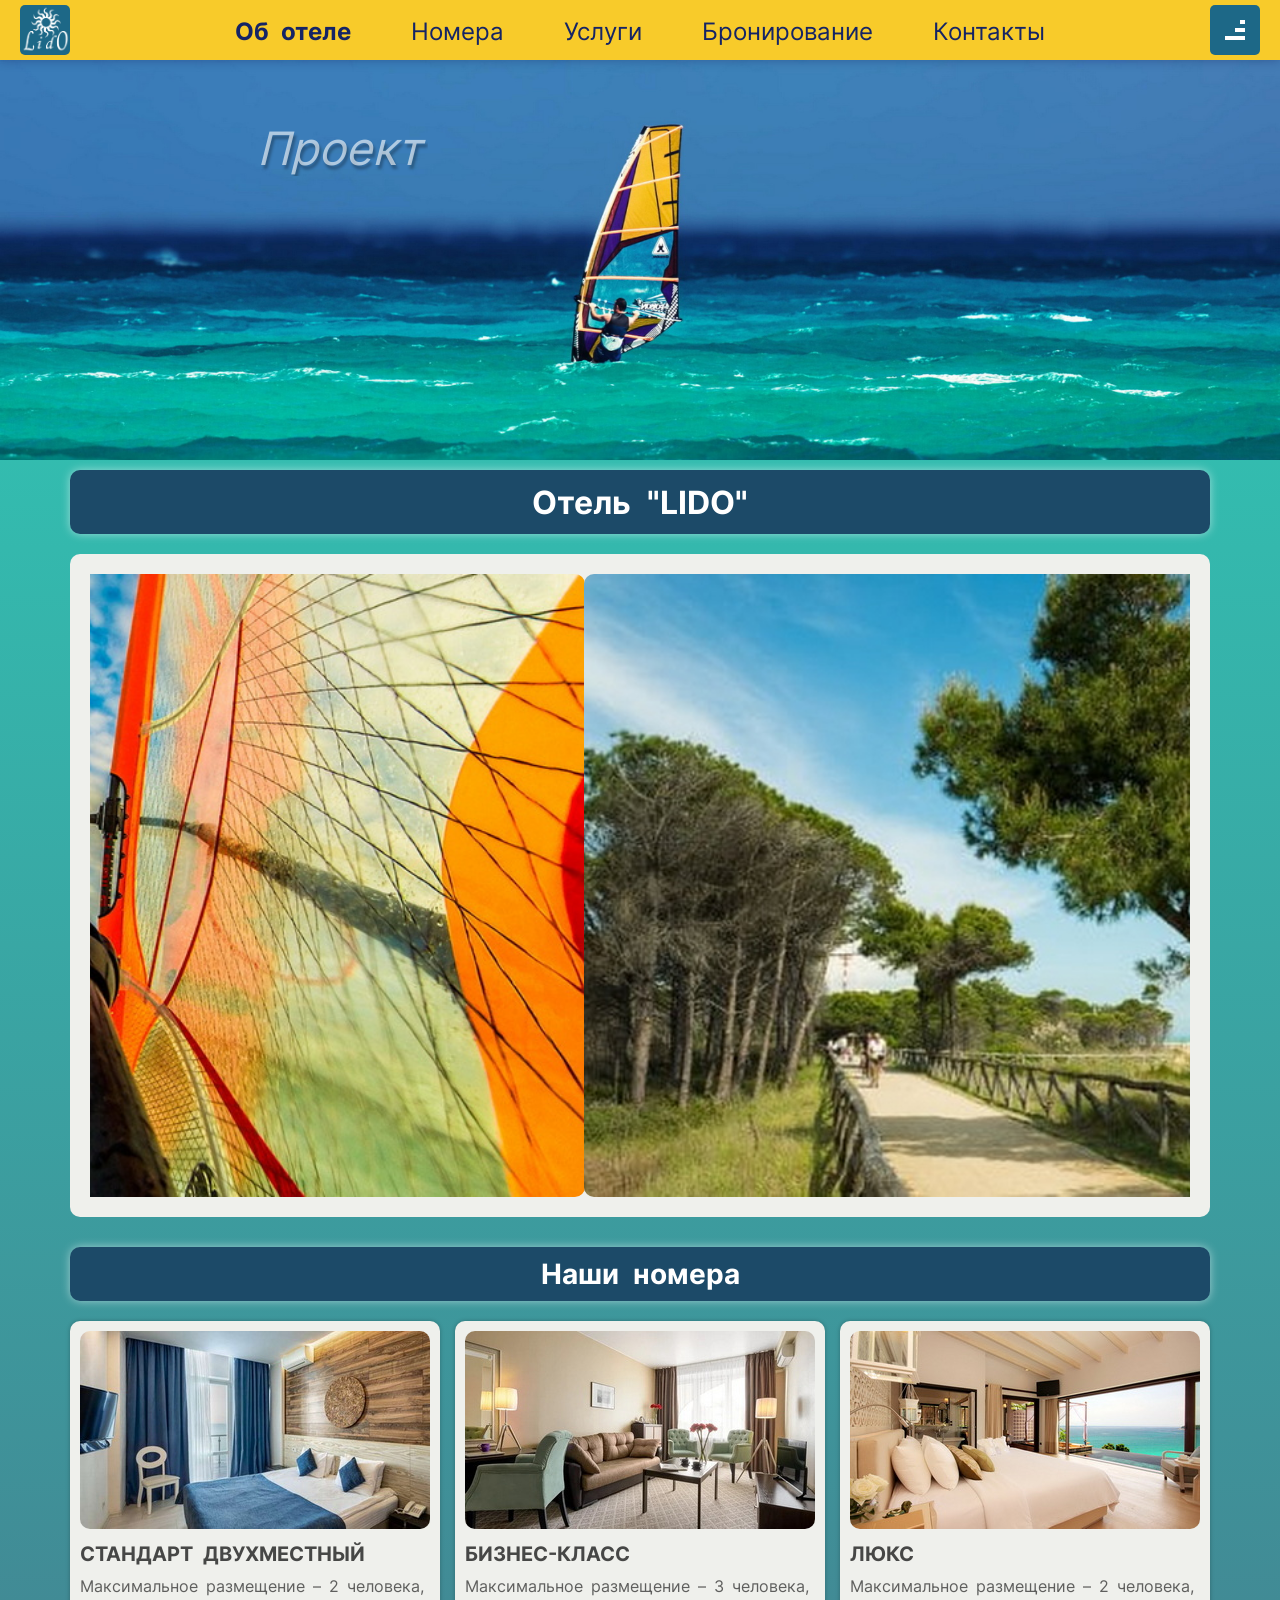
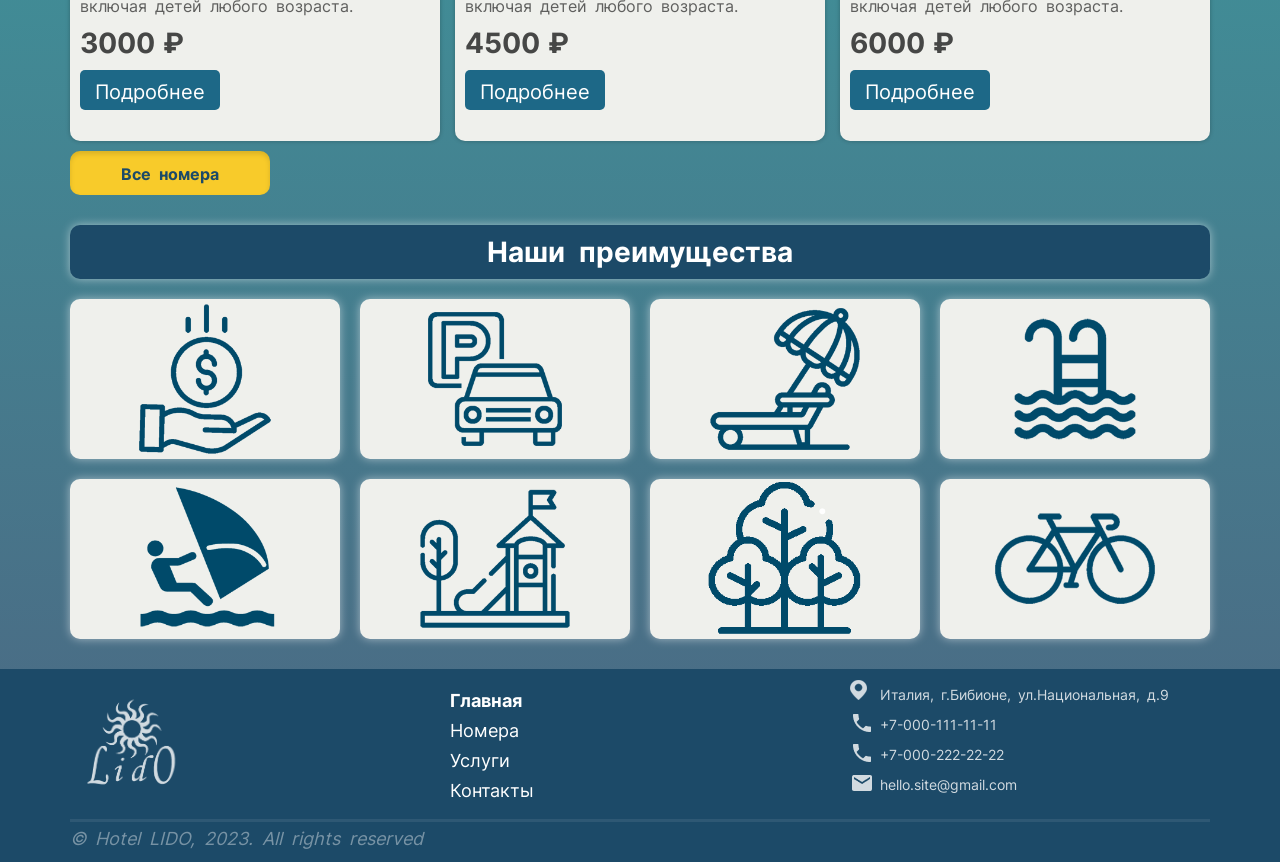
<file: index.html>
﻿<!DOCTYPE html>
<html lang="ru">
	<head>
		<title>Отель LIDO Главная</title>
		
		<meta charset="utf-8">
		<meta name="viewport" content="width=device-width, initial-scale=1.0">
		
		<link rel="stylesheet" href="css/style.css">
		
		<script defer src="js/jquery-3.7.0.min.js"></script>
        <script defer src="js/slider.js"></script>
		<script defer src="js/main.js"></script>
	</head>
	
	<body>
		<header>
			<div class="top">
				<a class="logo" href="index.html"></a>
				<nav class="topmenu">
					<a class="home current" href="index.html">Об отеле</a>
					<a class="rooms" href="rooms.html">Номера</a>
					<a class="services" href="services.html">Услуги</a>
					<a class="order" href="booking.html">Бронирование</a>
					<a class="contacts" href="contacts.html">Контакты</a>
				</nav>
				<div class="gamb"><span></span></div>
				<nav class="menu_accord">
					<ul>
						<li><a class="home current" href="index.html">Об отеле</a></li>
						<li><a class="rooms" href="rooms.html">Номера</a></li>
						<li><a class="services" href="services.html">Услуги</a></li>
						<li><a class="order" href="booking.html">Бронирование</a></li>
						<li><a class="contacts" href="contacts.html">Контакты</a></li>
					</ul>
				</nav>
			</div>
				
			<div class="middle">
				<div class="mid_wrap">
					<div>Проект</div>
					<div><span>"Отель LIDO"</span></div>
				</div>
			</div>
			<div class="booking"></div>
			
		</header>
		
		<main class="info">
			<section>
				<h1>Отель "LIDO"</h1>
				<p class="info_text"><b>Мы рады приветствовать Вас на сайте Отеля "LIDO"</b><br>Наш отель находится в сосновом лесу на берегу Адриатического моря всего в 300 м от пляжа.<br>
				Мы разделяем творческий взгляд на отдых.<br>В нашем отеле есть бассейн, прокат велосипедов и станция виндсерфинга.<br>Создавайте свой отдых, выбирая в нашем отеле то, что Вам по душе.<br>Разрешите себе быть здесь и сейчас.</p>
				
				<div class="slider" id="slider1" data-time="3000">
					<div class="sliderwindow">
						<img class="slide" src="images/serv/wind_830.jpg" alt="Windsurfing">
						<img class="slide" src="images/serv/sea_830.jpg" alt="Sea">
						<img class="slide" src="images/serv/beach_830.jpg" alt="Beach">
						<img class="slide" src="images/serv/lux_v_830.jpg" alt="Lux">
						<img class="slide" src="images/serv/house1_830.jpg" alt="House">
						<img class="slide" src="images/serv/house3_830.jpg" alt="House">
						<img class="slide" src="images/serv/house5_830.jpg" alt="House">
					</div>
					<div class="slidercontrols">
						<button type="button" class="prev">&#10094;</button>
						<button type="button" class="next">&#10095;</button>
						<div class="pointers"></div>
					</div>	
				</div>
            </section>
				
			<section class="info_room">
				<h2>Наши номера</h2>
					<div class="catalog_content">
						<div class="catalog_item">
							<img src="images/rooms/st_2p_350.jpg" alt="Standart_2person">
							<h4>СТАНДАРТ ДВУХМЕСТНЫЙ</h4>
							<p>Максимальное размещение – 2 человека, включая детей любого возраста.</p>
							<div class="price">3000</div>
							<a href="standart_2p.html">Подробнее</a>
						</div>
						<div class="catalog_item">
							<img src="images/rooms/business_350.jpg" alt="Business_3person">
							<h4>БИЗНЕС-КЛАСС</h4>
							<p>Максимальное размещение – 3 человека, включая детей любого возраста.</p>
							<div class="price">4500</div>
							<a href="business.html">Подробнее</a>
						</div>
						<div class="catalog_item">
							<img src="images/rooms/lux_v_350.jpg" alt="Lux_2person">
							<h4>ЛЮКС</h4>
							<p>Максимальное размещение – 2 человека, включая детей любого возраста.</p>
							<div class="price">6000</div>
							<a href="lux_v.html">Подробнее</a>
						</div>
						<div class="catalog_item">
						<img src="images/rooms/mansard_350.jpg" alt="Mansard_3person">
						<h4>КОМФОРТ МАНСАРДА</h4>
						<p>Максимальное размещение – 3 человека, включая детей любого возраста.</p>
						<div class="price">5000</div>
						<a href="comfort_mansard.html">Подробнее</a>
					</div>
					</div>
				<a class="info2" href="rooms.html">Все номера</a>
			</section>
			
			<section class="info_bottom">
				<h2>Наши преимущества</h2>
				<div class="ib_wrap">
					<div class="ib">
						<div class="ib11"></div>
						<div class="ib2">Мы предлагаем<br>нашим гостям<br>комфортные номера<br>по адекватным ценам</div>
					</div>
					<div class="ib">
						<div class="ib12"></div>
						<div class="ib2">Для наших гостей - бесплатная охраняемая парковка на территории отеля</div>
					</div>
					<div class="ib">
						<div class="ib13"></div>
						<div class="ib2">Собственный пляж всего в 300м от отеля, оборудованный лежаками и душем</div>
					</div>
					<div class="ib">
						<div class="ib14"></div>
						<div class="ib2">На территории отеля два бассейна:<br> -открытый бассейн с морской водой<br> -детский бассейн</div>
					</div>
					<div class="ib">
						<div class="ib15"></div>
						<div class="ib2">Собственная станция виндсерфинга:<br> -прокат инвентаря<br> -обучение</div>
					</div>
					<div class="ib">
						<div class="ib16"></div>
						<div class="ib2">Для детей:<br> -детские площадки<br> -детский бассейн<br> -анимация</div>
					</div>
					<div class="ib">
						<div class="ib17"></div>
						<div class="ib2">Прекрасная экология:<br>наш отель находится в сосновом лесу на берегу Адриатического моря</div>
					</div>
					<div class="ib">
						<div class="ib18"></div>
						<div class="ib2">К услугам наших гостей прокат велосипедов и другого спортивного инвентаря</div>
					</div>
					
				</div>
			</section>
        </main>
        
		<footer>
			<div class="container">
				<div class="futer_wrap">
					<div class="bottom1"></div>
					<nav class="bottom2">
						<a class="current" href="index.html">Главная</a>
						<a href="rooms.html">Номера</a>
						<a href="services.html">Услуги</a>
						<a href="contacts.html">Контакты</a>
					</nav>
					<ul class="bottom3">
						<li>Италия, г.Бибионе, ул.Национальная, д.9</li>
						<li>+7-000-111-11-11</li>
						<li>+7-000-222-22-22</li>
						<li>hello.site@gmail.com</li>
					</ul>
				</div>
				<p class="copy">&copy; Hotel LIDO, 2023. All rights reserved</p>
			</div>
		</footer>
	</body>
</html>
</file>
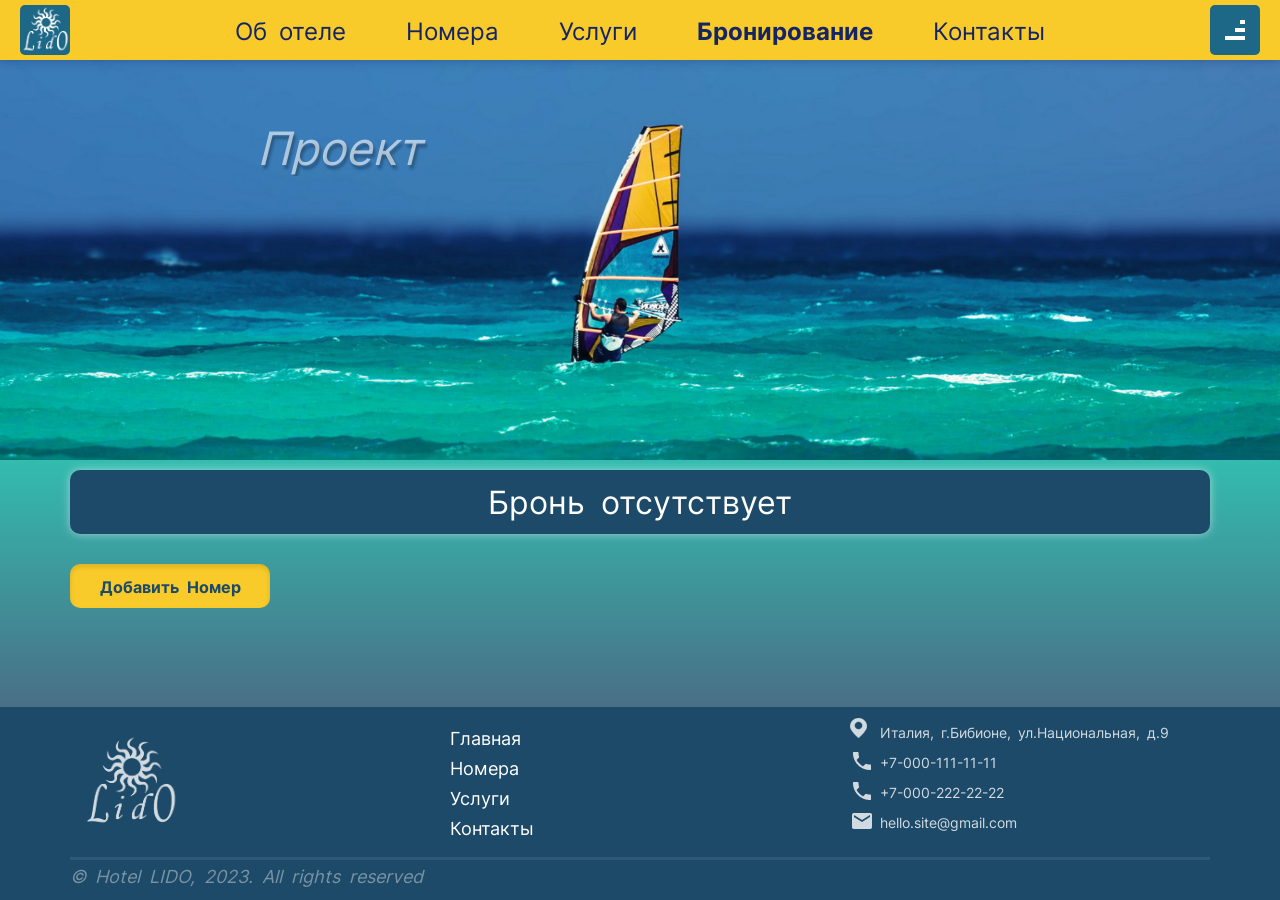
<file: booking.html>
﻿<!DOCTYPE html>
<html lang="ru">
	<head>
		<title>Отель LIDO Бронирование</title>
		<meta charset="utf-8">
		<meta name="viewport" content="width=device-width, initial-scale=1.0">
		
		<link rel="stylesheet" href="css/bootstrap.min.css">
		<link rel="stylesheet" href="css/style.css">
		
		<script defer src="js/jquery-3.7.0.min.js"></script>
		<script defer src="js/bootstrap.min.js"></script>
        <script defer src="js/datepicker.js"></script>
		<script defer src="js/main.js"></script>
	</head>
	
	<body>
		<header>
			<div class="top">
				<a class="logo" href="index.html"></a>
				<nav class="topmenu">
					<a class="home" href="index.html">Об отеле</a>
					<a class="rooms" href="rooms.html">Номера</a>
					<a class="services" href="services.html">Услуги</a>
					<a class="order current" href="booking.html">Бронирование</a>
					<a class="contacts" href="contacts.html">Контакты</a>
				</nav>
				<div class="gamb"><span></span></div>
				<nav class="menu_accord">
					<ul>
						<li><a class="home" href="index.html">Об отеле</a></li>
						<li><a class="rooms" href="rooms.html">Номера</a></li>
						<li><a class="services" href="services.html">Услуги</a></li>
						<li><a class="order current" href="booking.html">Бронирование</a></li>
						<li><a class="contacts" href="contacts.html">Контакты</a></li>
					</ul>
				</nav>
			</div>
				
			<div class="middle">
				<div class="mid_wrap">
					<div>Проект</div>
					<div><span>"Отель LIDO"</span></div>
				</div>
				
			</div>
			<div class="booking"></div>
		</header>


		<main class="order">
            <section>
                <h1>Детали бронирования</h1>
				<table class="table table-striped">
                    <thead>
                        <tr>
                           
                            <th scope="col" class="name">Номер</th>
                            <th scope="col" class="qty">Кол-во</th>
                            <th scope="col" class="price">Цена &#8381;</th>
							<th scope="col" class="date">Дата заезда</th>
							<th scope="col" class="night">Ночи</th>
                            <th scope="col" class="sum">Сумма &#8381;</th>
                            <th scope="col" class="delete"></th>
                        </tr>
                    </thead>
                    
                    <tbody>
                    </tbody>
                    
                    <tfoot>
                        <tr>
                            <th scope="col" class="allsum" colspan="7">
                                Итого:
                                <span></span>
                            </th>
                        </tr>
                    </tfoot>
                </table>
				<a href="rooms.html">Добавить Номер</a>
			</section>
            
            <section>
				<h2>Ваши контактные данные:</h2>
                <form name="orderform">
                    <div class="mb-3">
                        <label for="name" class="form-label">Ваше имя</label>
                        <input type="text" class="form-control" id="name" name="Имя" required placeholder="Анжелла">
                    </div>
                    <div class="mb-3">
                        <label for="mail" class="form-label">Ваша почта</label>
                        <input type="text" class="form-control" id="mail" name="E-mail" placeholder="myname@mail.ru" required >
                    </div>
                    <div class="mb-3">
                        <label for="phone" class="form-label">Ваш телефон</label>
                        <input type="tel" class="form-control" id="phone" name="Телефон" minlength="10" maxlength="15" placeholder="1112223344">
                    </div>
                    <div class="mb-3">
                        <label for="comm" class="form-label">Комментарий</label>
                        <textarea class="form-control" id="comm" name="comm" rows="3"></textarea>
                    </div>
                    <div class="mb-3 form-check">
                        <input type="checkbox" class="form-check-input" id="agree" name="agree" required>
                        <label class="form-check-label" for="agree">Согласен на обработку моих персональных данных</label>
                    </div>
                    <div class="mb-3">
                        <button type="button" class="btn btn-primary submit">Забронировать</button>
                    </div>
                </form>
            </section>
            
            <section class="empty">
                <h1>Бронь отсутствует</h1>
              	<a href="rooms.html">Добавить Номер</a>
            </section>
        </main>

		<footer>
			<div class="container">
				<div class="futer_wrap">
					<div class="bottom1"></div>
					<nav class="bottom2">
						<a href="index.html">Главная</a>
						<a href="rooms.html">Номера</a>
						<a href="services.html">Услуги</a>
						<a href="contacts.html">Контакты</a>
					</nav>
					<ul class="bottom3">
						<li>Италия, г.Бибионе, ул.Национальная, д.9</li>
						<li>+7-000-111-11-11</li>
						<li>+7-000-222-22-22</li>
						<li>hello.site@gmail.com</li>
					</ul>
				</div>
				<p class="copy">&copy; Hotel LIDO, 2023. All rights reserved</p>
			</div>
		</footer>
	</body>
</html>
</file>
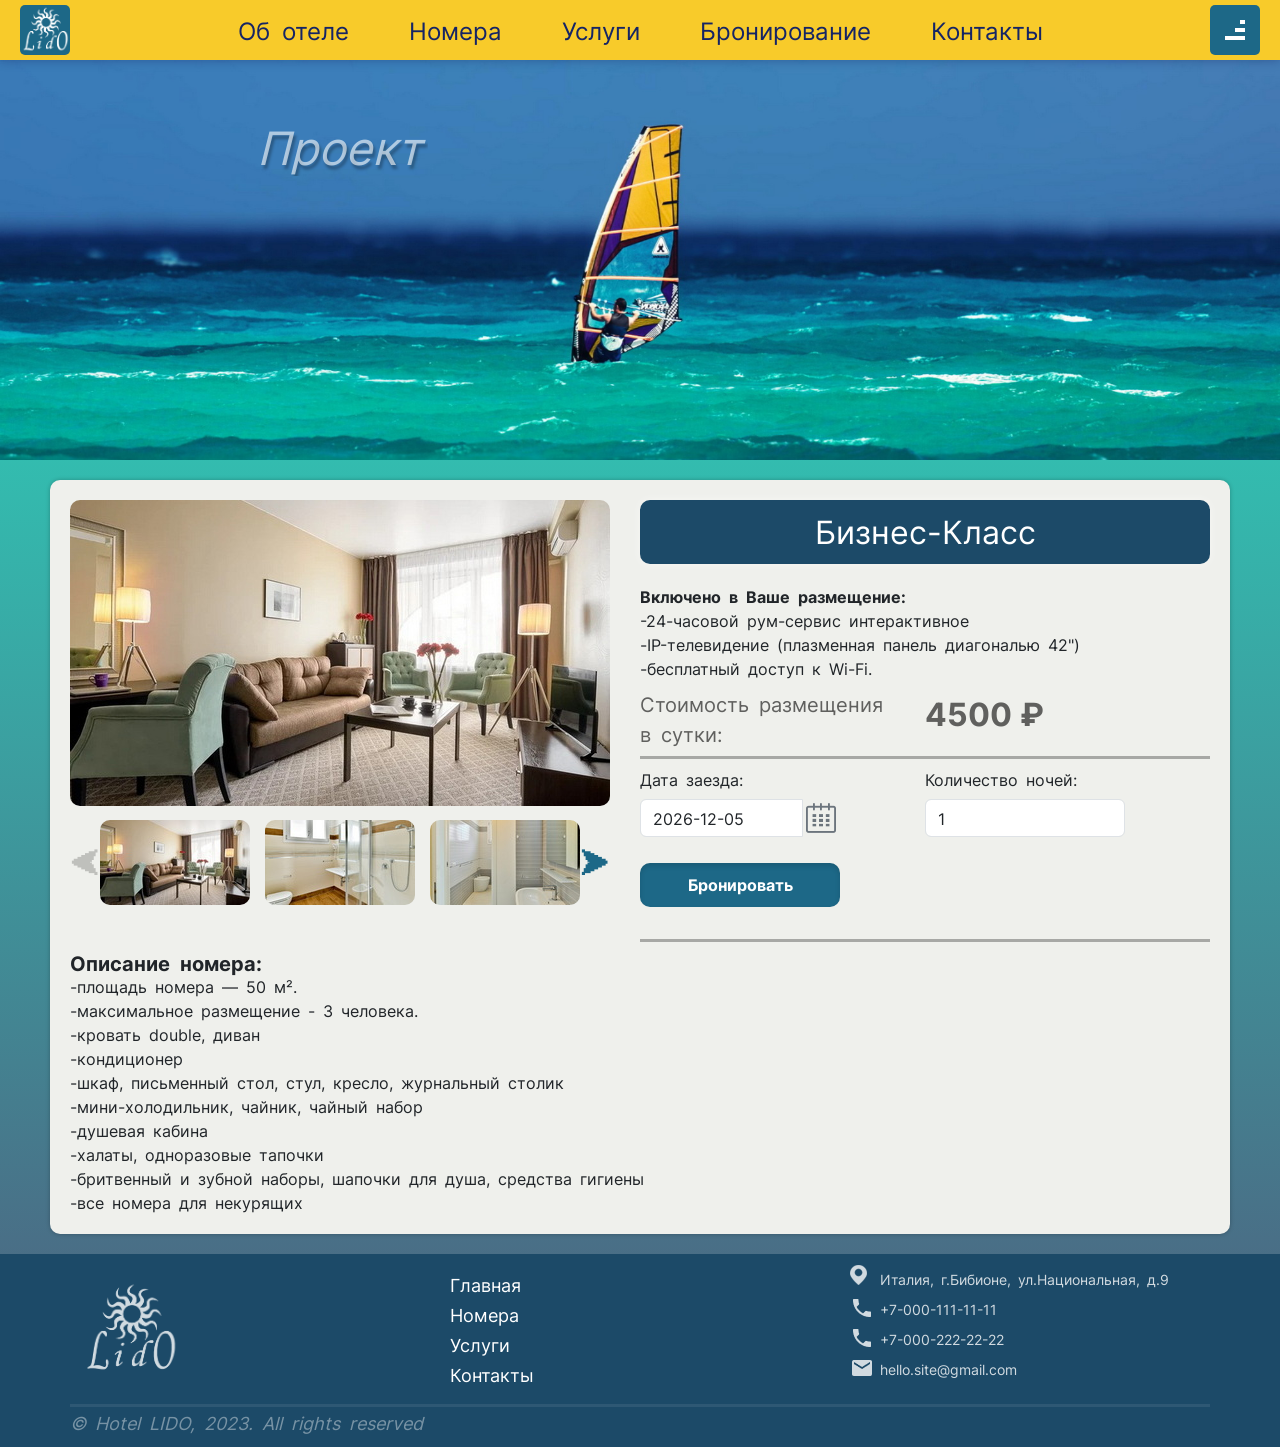
<file: business.html>
﻿<!DOCTYPE html>
<html lang="ru">
    <head>
        <title>LIDO Номер Бизнес</title>
        
        <meta charset="utf-8">
        <meta name="viewport" content="width=device-width, initial-scale=1.0">
		
		<link rel="stylesheet" href="css/bootstrap.min.css">
		<link rel="stylesheet" href="css/style.css">
		
		<script defer src="js/jquery-3.7.0.min.js"></script>
		<script defer src="js/bootstrap.min.js"></script>
        <script defer src="js/datepicker.js"></script>
		<script defer src="js/gallery.js"></script>
		<script defer src="js/main.js"></script>
    </head>
    
	<body>
		<header>
			<div class="top">
				<a class="logo" href="index.html"></a>
				<nav class="topmenu">
					<a class="home" href="index.html">Об отеле</a>
					<a class="rooms" href="rooms.html">Номера</a>
					<a class="services" href="services.html">Услуги</a>
					<a class="order" href="booking.html">Бронирование</a>
					<a class="contacts" href="contacts.html">Контакты</a>
				</nav>
				<div class="gamb"><span></span></div>
				<nav class="menu_accord">
					<ul>
						<li><a class="home" href="index.html">Об отеле</a></li>
						<li><a class="rooms" href="rooms.html">Номера</a></li>
						<li><a class="services" href="services.html">Услуги</a></li>
						<li><a class="order" href="booking.html">Бронирование</a></li>
						<li><a class="contacts" href="contacts.html">Контакты</a></li>
					</ul>
				</nav>
			</div>
				
			<div class="middle">
				<div class="mid_wrap">
					<div>Проект</div>
					<div><span>"Отель LIDO"</span></div>
				</div>
			</div>
			<div class="booking"></div>
			
		</header>
		
		<main class="room idroom" data-roomid="112">
            <section>
                <div class="pics">
                    <div class="mainimagedesk">
						<img src="images/rooms/business_540.jpg" alt="Business">
                    </div>
                    
                    <div class="gallery">
                        <div class="gal_btn left disabled">&#11164;</div>
                        
                        <div class="gal_window">
                            <div class="gal_rail">
 								<img src="images/rooms/business_150.jpg" alt="Business" data-image="images/rooms/business_540.jpg">
                                <img src="images/rooms/wc1_150.jpg" alt="Business" data-image="images/rooms/wc1_540.jpg">
                                <img src="images/rooms/wc2_150.jpg" alt="Business" data-image="images/rooms/wc2_540.jpg.jpg">
                                <img src="images/rooms/hause2_150.jpg" alt="Business" data-image="images/rooms/hause2_540.jpg">
                                <img src="images/rooms/hause1_150.jpg" alt="Business" data-image="images/rooms/hause1_540.jpg">
                                <img src="images/rooms/pool_150.jpg" alt="Business" data-image="images/rooms/pool_540.jpg">
							</div>
                        </div>
                        
                        <div class="gal_btn right">&#11166;</div>
                    </div>
                </div>
                
                <div class="buy">
                    <h1 class="roomname">Бизнес-Класс</h1>
                    <p><b>Включено в Ваше размещение:</b><br> -24-часовой рум-сервис интерактивное<br> -IP-телевидение (плазменная панель диагональю 42")<br> -бесплатный доступ к Wi-Fi.</p>
                    <div class="buy_wrap">
						<p>Стоимость размещения<br>в сутки:</p>
						<p class="price">4500</p>
					</div>
					
					 <form name="buyform" id="buyform">
						<div class="d1">
							<label for="date" class="form-label">Дата заезда:</label>
							<div class="input-group mb-3">
								<input type="text" class="form-control" id="date" name="date" readonly>
								<button class="btn btn-outline-secondary icon datepicker" id="datepicker" type="button">&#xe909;</button>
							</div>
						</div>
						<div class="d2">
							<label for="night" class="form-label">Количество ночей:</label>
							<div class="input-group mb-3">
								<input type="number" class="form-control" id="night" name="night" min="1" max="14" value="1">
							</div>
						</div>
						<a class="buybutton" href="booking.html">Бронировать</a>
					</form>
                </div>
                
                <div class="info">
					<h5>Описание номера:</h5>
                    <p> -площадь номера — 50 м².<br> -максимальное размещение - 3 человека.<br> -кровать double, диван<br> -кондиционер<br> -шкаф, письменный стол, стул, кресло, журнальный столик<br> -мини-холодильник, чайник, чайный набор<br> -душевая кабина<br> -халаты, одноразовые тапочки<br> -бритвенный и зубной наборы, шапочки для душа, средства гигиены<br> -все номера для некурящих</p>
                </div>
            </section>
        </main>
		
		
		<footer>
			<div class="container">
				<div class="futer_wrap">
					<div class="bottom1"></div>
					<nav class="bottom2">
						<a href="index.html">Главная</a>
						<a href="rooms.html">Номера</a>
						<a href="services.html">Услуги</a>
						<a href="contacts.html">Контакты</a>
					</nav>
					<ul class="bottom3">
						<li>Италия, г.Бибионе, ул.Национальная, д.9</li>
						<li>+7-000-111-11-11</li>
						<li>+7-000-222-22-22</li>
						<li>hello.site@gmail.com</li>
					</ul>
				</div>
				<p class="copy">&copy; Hotel LIDO, 2023. All rights reserved</p>
			</div>
		</footer>
	</body>
</html>
</file>
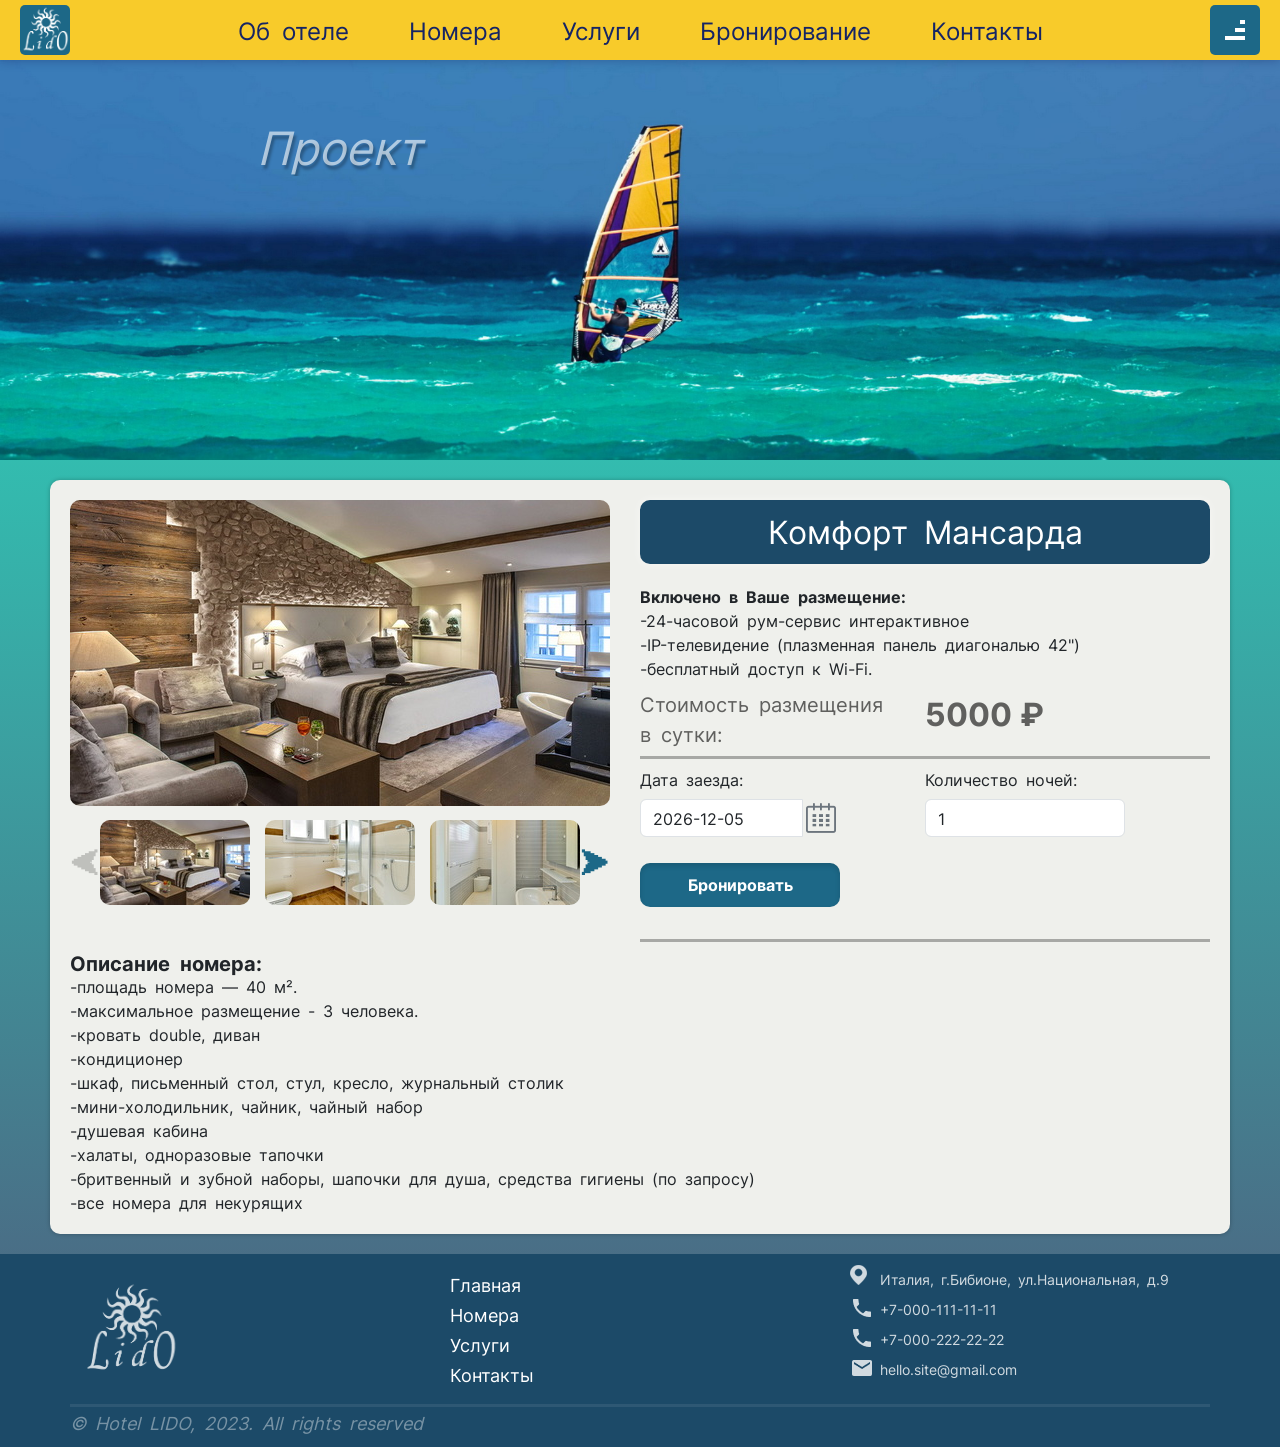
<file: comfort_mansard.html>
﻿<!DOCTYPE html>
<html lang="ru">
    <head>
        <title>LIDO Номер Комфорт Мансарда</title>
        
        <meta charset="utf-8">
        <meta name="viewport" content="width=device-width, initial-scale=1.0">
		
        <link rel="stylesheet" href="css/bootstrap.min.css">
		<link rel="stylesheet" href="css/style.css">
		<script defer src="js/jquery-3.7.0.min.js"></script>
		<script defer src="js/bootstrap.min.js"></script>
        <script defer src="js/datepicker.js"></script>
		<script defer src="js/gallery.js"></script>
		<script defer src="js/main.js"></script>
    </head>
    
	<body>
		<header>
			<div class="top">
				<a class="logo" href="index.html"></a>
				<nav class="topmenu">
					<a class="home" href="index.html">Об отеле</a>
					<a class="rooms" href="rooms.html">Номера</a>
					<a class="services" href="services.html">Услуги</a>
					<a class="order" href="booking.html">Бронирование</a>
					<a class="contacts" href="contacts.html">Контакты</a>
				</nav>
				<div class="gamb"><span></span></div>
				<nav class="menu_accord">
					<ul>
						<li><a class="home" href="index.html">Об отеле</a></li>
						<li><a class="rooms" href="rooms.html">Номера</a></li>
						<li><a class="services" href="services.html">Услуги</a></li>
						<li><a class="order" href="booking.html">Бронирование</a></li>
						<li><a class="contacts" href="contacts.html">Контакты</a></li>
					</ul>
				</nav>
			</div>
				
			<div class="middle">
				<div class="mid_wrap">
					<div>Проект</div>
					<div><span>"Отель LIDO"</span></div>
				</div>
			</div>
			<div class="booking"></div>
			
		</header>
		
		<main class="room idroom" data-roomid="114">
            <section>
                <div class="pics">
                    <div class="mainimagedesk">
						<img src="images/rooms/mansard_540.jpg" alt="Standart_2person">
                    </div>
                    
                    <div class="gallery">
                        <div class="gal_btn left disabled">&#11164;</div>
                        
                        <div class="gal_window">
                            <div class="gal_rail">
 								<img src="images/rooms/mansard_150.jpg" alt="Comfort" data-image="images/rooms/mansard_540.jpg">
                                <img src="images/rooms/wc1_150.jpg" alt="Comfort" data-image="images/rooms/wc1_540.jpg">
                                <img src="images/rooms/wc2_150.jpg" alt="Comfort" data-image="images/rooms/wc2_540.jpg.jpg">
                                <img src="images/rooms/hause2_150.jpg" alt="Comfort" data-image="images/rooms/hause2_540.jpg">
                                <img src="images/rooms/hause1_150.jpg" alt="Comfort" data-image="images/rooms/hause1_540.jpg">
                                <img src="images/rooms/pool_150.jpg" alt="Comfort" data-image="images/rooms/pool_540.jpg">
							</div>
                        </div>
                        
                        <div class="gal_btn right">&#11166;</div>
                    </div>
                </div>
                
                <div class="buy">
                    <h1 class="roomname">Комфорт Мансарда</h1>
                    <p><b>Включено в Ваше размещение:</b><br> -24-часовой рум-сервис интерактивное<br> -IP-телевидение (плазменная панель диагональю 42")<br> -бесплатный доступ к Wi-Fi.</p>
                    <div class="buy_wrap">
						<p>Стоимость размещения<br>в сутки:</p>
						<p class="price">5000</p>
					</div>
					
					 <form name="buyform" id="buyform">
						<div class="d1">
							<label for="date" class="form-label">Дата заезда:</label>
							<div class="input-group mb-3">
								<input type="text" class="form-control" id="date" name="date" readonly>
								<button class="btn btn-outline-secondary icon datepicker" id="datepicker" type="button">&#xe909;</button>
							</div>
						</div>
						<div class="d2">
							<label for="night" class="form-label">Количество ночей:</label>
							<div class="input-group mb-3">
								<input type="number" class="form-control" id="night" name="night" min="1" max="14" value="1">
							</div>
						</div>
						<a class="buybutton" href="booking.html">Бронировать</a>
					</form>
                </div>
                
                <div class="info">
					<h5>Описание номера:</h5>
                    <p> -площадь номера — 40 м².<br> -максимальное размещение - 3 человека.<br> -кровать double, диван<br> -кондиционер<br> -шкаф, письменный стол, стул, кресло, журнальный столик<br> -мини-холодильник, чайник, чайный набор<br> -душевая кабина<br> -халаты, одноразовые тапочки<br> -бритвенный и зубной наборы, шапочки для душа, средства гигиены (по запросу)<br> -все номера для некурящих</p>
                </div>
            </section>
        </main>
		
		
		<footer>
			<div class="container">
				<div class="futer_wrap">
					<div class="bottom1"></div>
					<nav class="bottom2">
						<a href="index.html">Главная</a>
						<a href="rooms.html">Номера</a>
						<a href="services.html">Услуги</a>
						<a href="contacts.html">Контакты</a>
					</nav>
					<ul class="bottom3">
						<li>Италия, г.Бибионе, ул.Национальная, д.9</li>
						<li>+7-000-111-11-11</li>
						<li>+7-000-222-22-22</li>
						<li>hello.site@gmail.com</li>
					</ul>
				</div>
				<p class="copy">&copy; Hotel LIDO, 2023. All rights reserved</p>
			</div>
		</footer>
	</body>
</html>
</file>
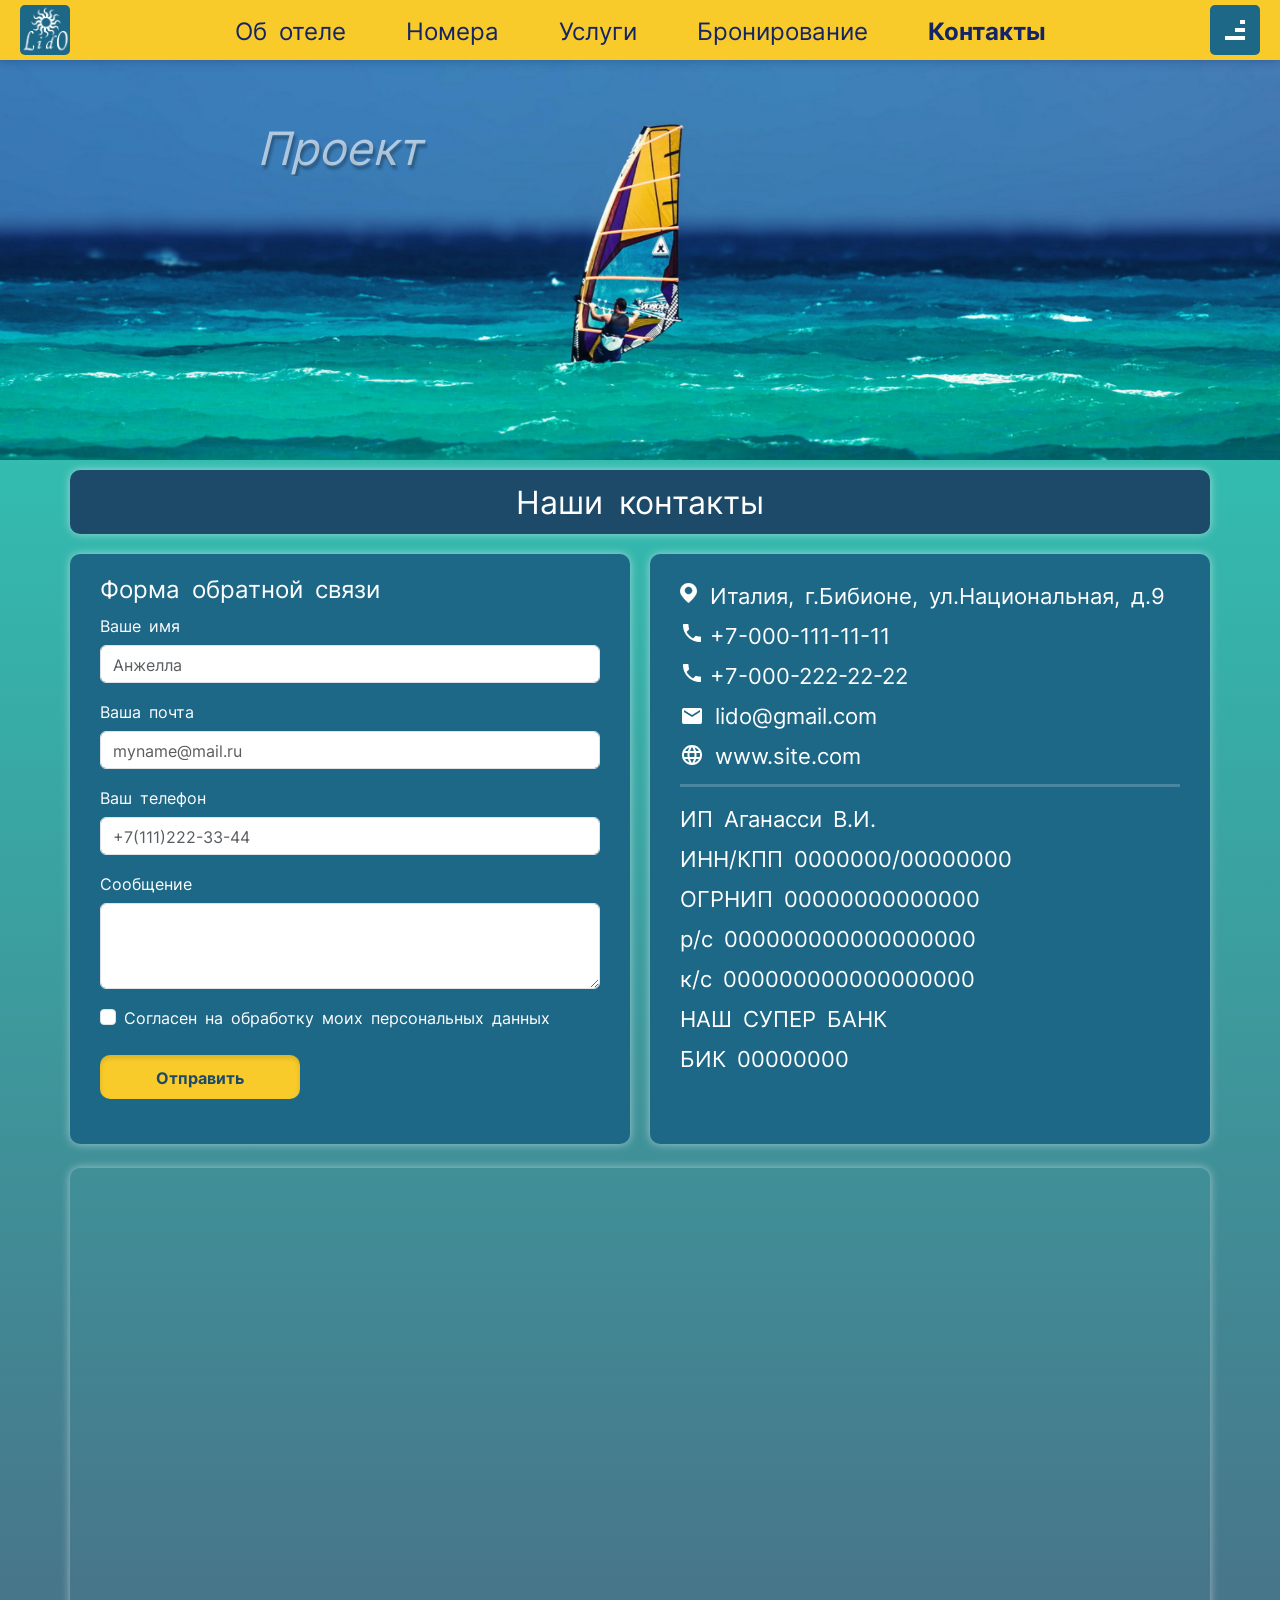
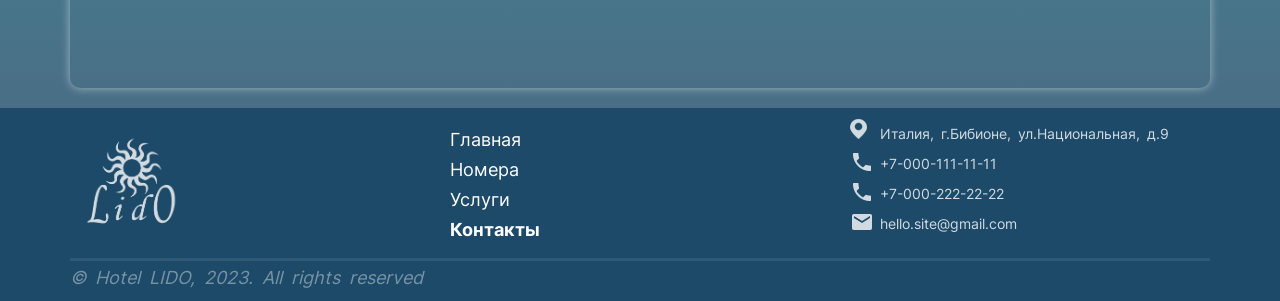
<file: contacts.html>
﻿<!DOCTYPE html>
<html lang="ru">
    <head>
        <title>Отель LIDO Контакты</title>
        
        <meta charset="utf-8">
        <meta name="viewport" content="width=device-width, initial-scale=1.0">
		
		<link rel="stylesheet" href="css/bootstrap.min.css">
		<link rel="stylesheet" href="css/style.css">
		
		<script defer src="js/jquery-3.7.0.min.js"></script>
		<script defer src="js/bootstrap.min.js"></script>
		<script defer src="js/main.js"></script>
	</head>
	
	<body>
		<header>
			<div class="top">
				<a class="logo" href="index.html"></a>
				<nav class="topmenu">
					<a class="home" href="index.html">Об отеле</a>
					<a class="rooms" href="rooms.html">Номера</a>
					<a class="services" href="services.html">Услуги</a>
					<a class="order" href="booking.html">Бронирование</a>
					<a class="contacts current" href="contacts.html">Контакты</a>
				</nav>
				<div class="gamb"><span></span></div>
				<nav class="menu_accord">
					<ul>
						<li><a class="home" href="index.html">Об отеле</a></li>
						<li><a class="rooms" href="rooms.html">Номера</a></li>
						<li><a class="services" href="services.html">Услуги</a></li>
						<li><a class="order" href="booking.html">Бронирование</a></li>
						<li><a class="contacts current" href="contacts.html">Контакты</a></li>
					</ul>
				</nav>
			</div>
				
			<div class="middle">
				<div class="mid_wrap">
					<div>Проект</div>
					<div><span>"Отель LIDO"</span></div>
				</div>
				
			</div>
			<div class="booking"></div>
		</header>


		<main class="contacts">
            <section>
				<h1>Наши контакты</h1>
				<div class="cont_wrap">
					<div class="cont_form">
						<h2>Форма обратной связи</h2>
						<form name="cont_form">
							<div class="mb-3">
								<label for="name" class="form-label">Ваше имя</label>
								<input type="text" class="form-control" id="name" name="Имя" required placeholder="Анжелла">
							</div>
							<div class="mb-3">
								<label for="mail" class="form-label">Ваша почта</label>
								<input type="text" class="form-control" id="mail" name="E-mail" placeholder="myname@mail.ru" required >
							</div>
							<div class="mb-3">
								<label for="phone" class="form-label">Ваш телефон</label>
								<input type="tel" class="form-control" id="phone" name="Телефон" minlength="10" maxlength="16" placeholder="+7(111)222-33-44">
							</div>
							<div class="mb-3">
								<label for="comm" class="form-label">Сообщение</label>
								<textarea class="form-control" id="comm" name="comm" rows="3"></textarea>
							</div>
							<div class="mb-3 form-check">
								<input type="checkbox" class="form-check-input" id="agree" name="agree" required>
								<label class="form-check-label" for="agree">Согласен на обработку моих персональных данных</label>
							</div>
							<div class="mb-3">
								<button type="button" class="btn btn-primary submit">Отправить</button>
							</div>
						</form>
					</div>
					<div class="cont">
						<div class="text">Италия, г.Бибионе, ул.Национальная, д.9</div>
						<ul class="serv">
							<li>+7-000-111-11-11</li>
							<li>+7-000-222-22-22</li>
							<li>lido@gmail.com</li>
							<li>www.site.com</li>
						</ul>
						<p>ИП Аганасси В.И.<br>ИНН/КПП 0000000/00000000<br>ОГРНИП 00000000000000<br>р/c 000000000000000000<br>к/c 000000000000000000<br>НАШ СУПЕР БАНК<br>БИК 00000000</p>
					</div>
				</div>
			</section>
		
			<div class="map">
				<iframe src="https://www.google.com/maps/embed?pb=!1m18!1m12!1m3!1d12712.248833622129!2d13.038431796996134!3d45.638019211661806!2m3!1f0!2f0!3f0!3m2!1i1024!2i768!4f13.1!3m3!1m2!1s0x477b92c68ed4c673%3A0x3a7a6ae86f31c734!2sHotel%20Parigi!5e0!3m2!1sru!2sru!4v1686342404846!5m2!1sru!2sru" allowfullscreen="" loading="lazy" referrerpolicy="no-referrer-when-downgrade"></iframe>
			</div>
		</main>
		
		<footer>
			<div class="container">
				<div class="futer_wrap">
					<div class="bottom1"></div>
					<nav class="bottom2">
						<a href="index.html">Главная</a>
						<a href="rooms.html">Номера</a>
						<a href="services.html">Услуги</a>
						<a class="current" href="contacts.html">Контакты</a>
					</nav>
					<ul class="bottom3">
						<li>Италия, г.Бибионе, ул.Национальная, д.9</li>
						<li>+7-000-111-11-11</li>
						<li>+7-000-222-22-22</li>
						<li>hello.site@gmail.com</li>
					</ul>
				</div>
				<p class="copy">&copy; Hotel LIDO, 2023. All rights reserved</p>
			</div>
		</footer>
	</body>
</html>
</file>
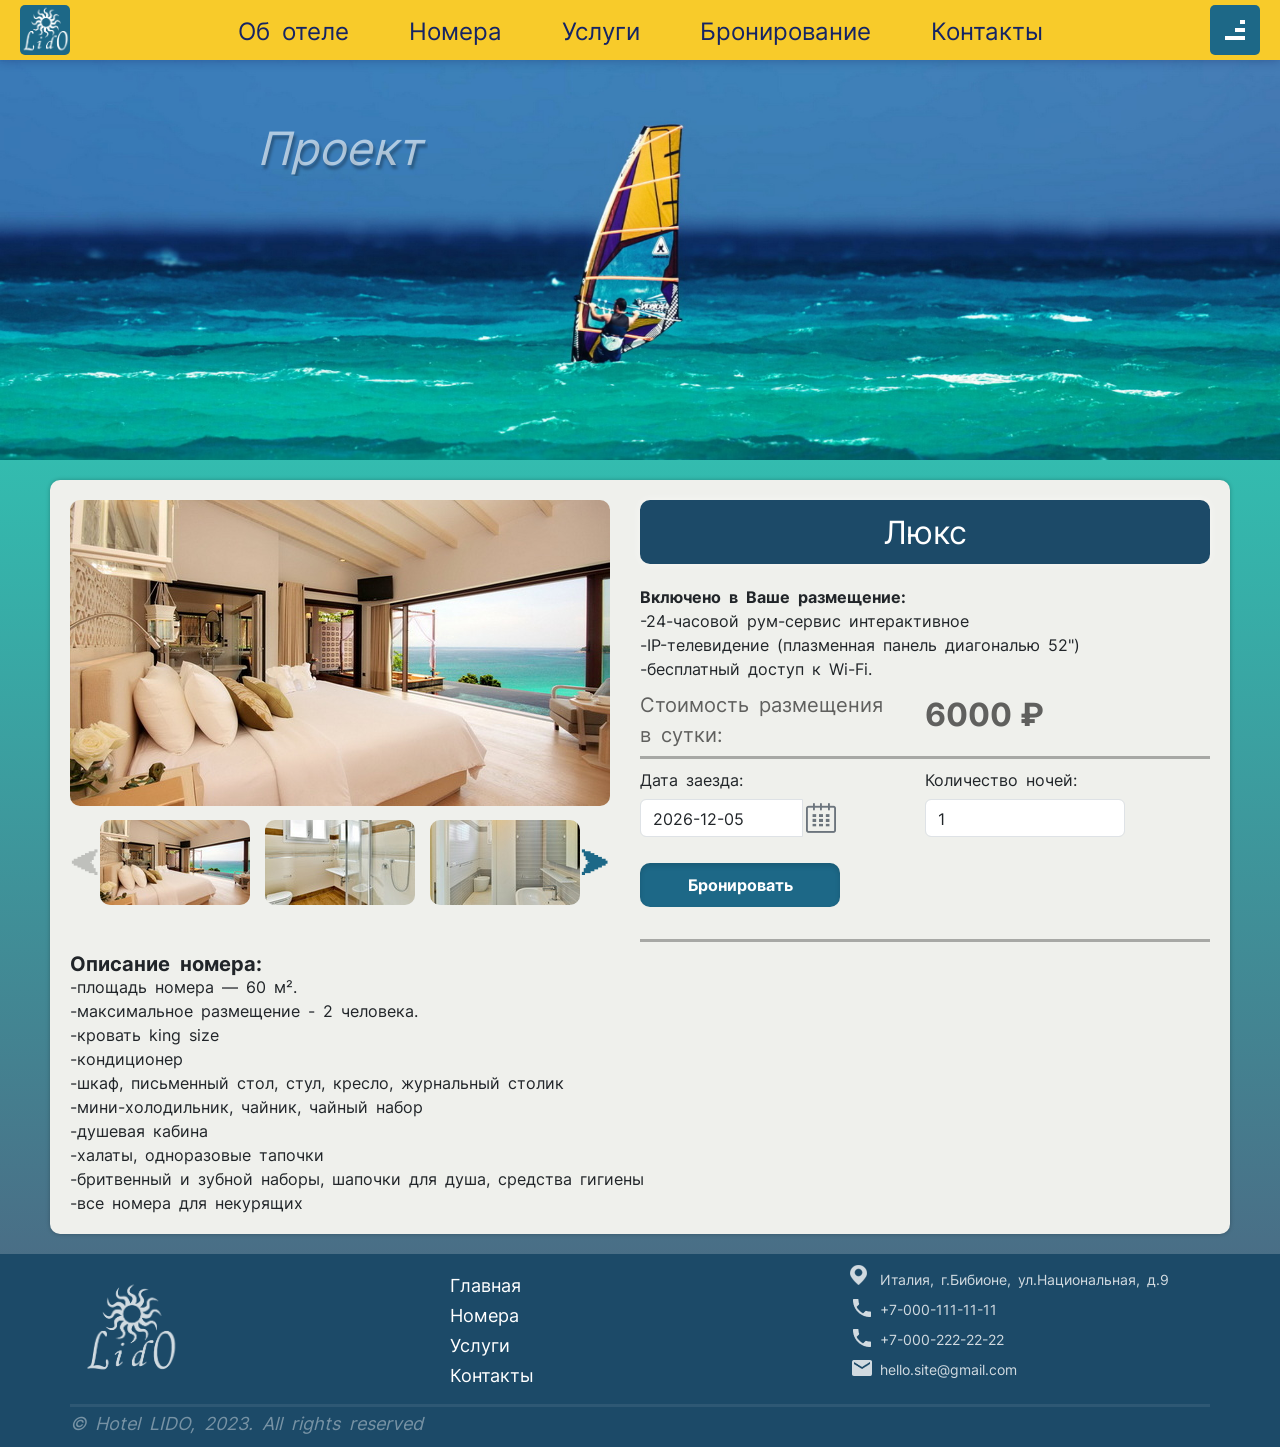
<file: lux_v.html>
﻿<!DOCTYPE html>
<html lang="ru">
    <head>
        <title>LIDO Номер Люкс видовой</title>
        
		<meta charset="utf-8">
        <meta name="viewport" content="width=device-width, initial-scale=1.0">
		
 		<link rel="stylesheet" href="css/bootstrap.min.css">
		<link rel="stylesheet" href="css/style.css">
		<script defer src="js/jquery-3.7.0.min.js"></script>
		<script defer src="js/bootstrap.min.js"></script>
        <script defer src="js/datepicker.js"></script>
		<script defer src="js/gallery.js"></script>
		<script defer src="js/main.js"></script>
    </head>
    
	<body>
		<header>
			<div class="top">
				<a class="logo" href="index.html"></a>
				<nav class="topmenu">
					<a class="home" href="index.html">Об отеле</a>
					<a class="rooms" href="rooms.html">Номера</a>
					<a class="services" href="services.html">Услуги</a>
					<a class="order" href="booking.html">Бронирование</a>
					<a class="contacts" href="contacts.html">Контакты</a>
				</nav>
				<div class="gamb"><span></span></div>
				<nav class="menu_accord">
					<ul>
						<li><a class="home" href="index.html">Об отеле</a></li>
						<li><a class="rooms" href="rooms.html">Номера</a></li>
						<li><a class="services" href="services.html">Услуги</a></li>
						<li><a class="order" href="booking.html">Бронирование</a></li>
						<li><a class="contacts" href="contacts.html">Контакты</a></li>
					</ul>
				</nav>
			</div>
				
			<div class="middle">
				<div class="mid_wrap">
					<div>Проект</div>
					<div><span>"Отель LIDO"</span></div>
				</div>
			</div>
			<div class="booking"></div>
		</header>
		
		<main class="room idroom" data-roomid="113">
            <section>
                <div class="pics">
                    <div class="mainimagedesk">
						<img src="images/rooms/lux_v_540.jpg" alt="Lux">
                    </div>
                    
                    <div class="gallery">
                        <div class="gal_btn left disabled">&#11164;</div>
                        
                        <div class="gal_window">
                            <div class="gal_rail">
 								<img src="images/rooms/lux_v_150.jpg" alt="Lux" data-image="images/rooms/lux_v_540.jpg">
                                <img src="images/rooms/wc1_150.jpg" alt="Lux" data-image="images/rooms/wc1_540.jpg">
                                <img src="images/rooms/wc2_150.jpg" alt="Lux" data-image="images/rooms/wc2_540.jpg.jpg">
                                <img src="images/rooms/hause2_150.jpg" alt="Lux" data-image="images/rooms/hause2_540.jpg">
                                <img src="images/rooms/hause1_150.jpg" alt="Lux" data-image="images/rooms/hause1_540.jpg">
                                <img src="images/rooms/pool_150.jpg" alt="Lux" data-image="images/rooms/pool_540.jpg">
							</div>
                        </div>
                        
                        <div class="gal_btn right">&#11166;</div>
                    </div>
                </div>
                
                <div class="buy">
                    <h1 class="roomname">Люкс</h1>
                    <p><b>Включено в Ваше размещение:</b><br> -24-часовой рум-сервис интерактивное<br> -IP-телевидение (плазменная панель диагональю 52")<br> -бесплатный доступ к Wi-Fi.</p>
                    <div class="buy_wrap">
						<p>Стоимость размещения<br>в сутки:</p>
						<p class="price">6000</p>
					</div>
					
					 <form name="buyform" id="buyform">
						<div class="d1">
							<label for="date" class="form-label">Дата заезда:</label>
							<div class="input-group mb-3">
								<input type="text" class="form-control" id="date" name="date" readonly>
								<button class="btn btn-outline-secondary icon datepicker" id="datepicker" type="button">&#xe909;</button>
							</div>
						</div>
						<div class="d2">
							<label for="night" class="form-label">Количество ночей:</label>
							<div class="input-group mb-3">
								<input type="number" class="form-control" id="night" name="night" min="1" max="14" value="1">
							</div>
						</div>
						<a class="buybutton" href="booking.html">Бронировать</a>
					</form>
                </div>
                
                <div class="info">
					<h5>Описание номера:</h5>
                    <p> -площадь номера — 60 м².<br> -максимальное размещение - 2 человека.<br> -кровать king size<br> -кондиционер<br> -шкаф, письменный стол, стул, кресло, журнальный столик<br> -мини-холодильник, чайник, чайный набор<br> -душевая кабина<br> -халаты, одноразовые тапочки<br> -бритвенный и зубной наборы, шапочки для душа, средства гигиены<br> -все номера для некурящих</p>
                </div>
            </section>
        </main>
		
		
		<footer>
			<div class="container">
				<div class="futer_wrap">
					<div class="bottom1"></div>
					<nav class="bottom2">
						<a href="index.html">Главная</a>
						<a href="rooms.html">Номера</a>
						<a href="services.html">Услуги</a>
						<a href="contacts.html">Контакты</a>
					</nav>
					<ul class="bottom3">
						<li>Италия, г.Бибионе, ул.Национальная, д.9</li>
						<li>+7-000-111-11-11</li>
						<li>+7-000-222-22-22</li>
						<li>hello.site@gmail.com</li>
					</ul>
				</div>
				<p class="copy">&copy; Hotel LIDO, 2023. All rights reserved</p>
			</div>
		</footer>
	</body>
</html>
</file>
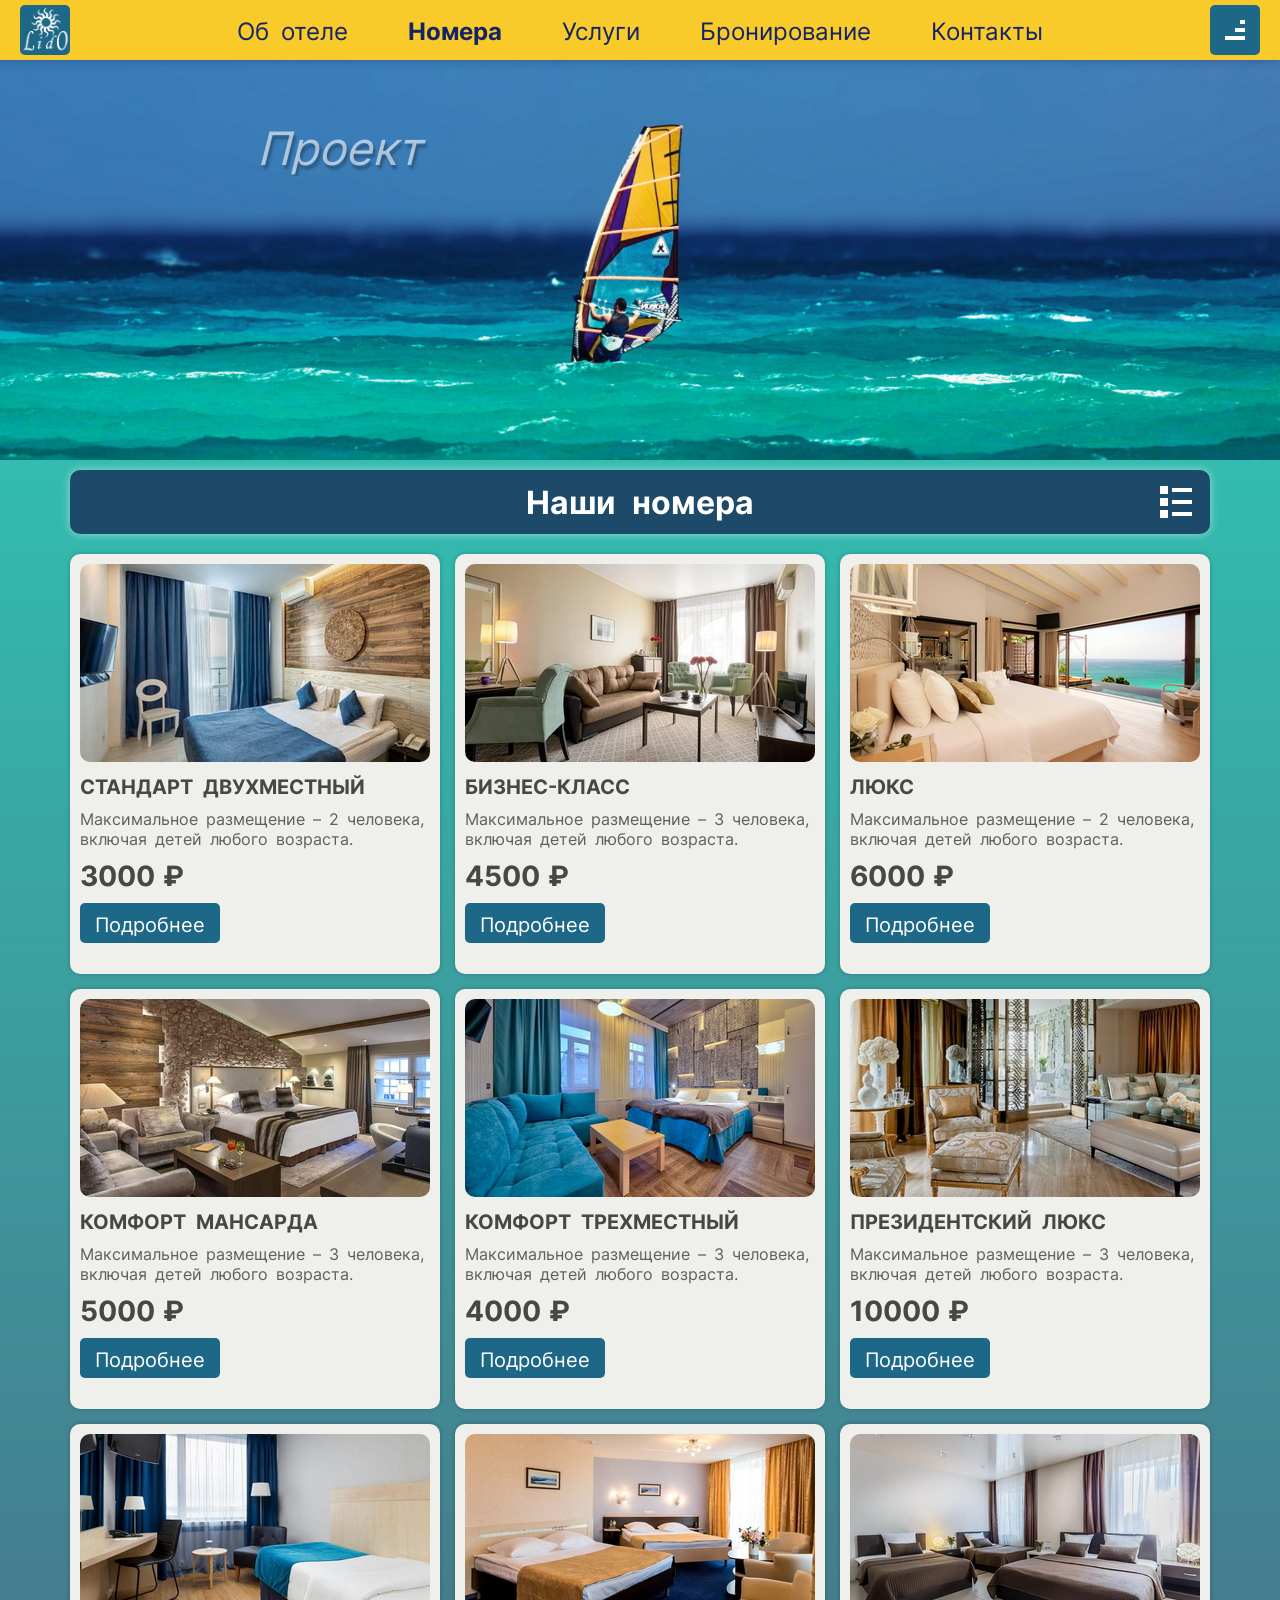
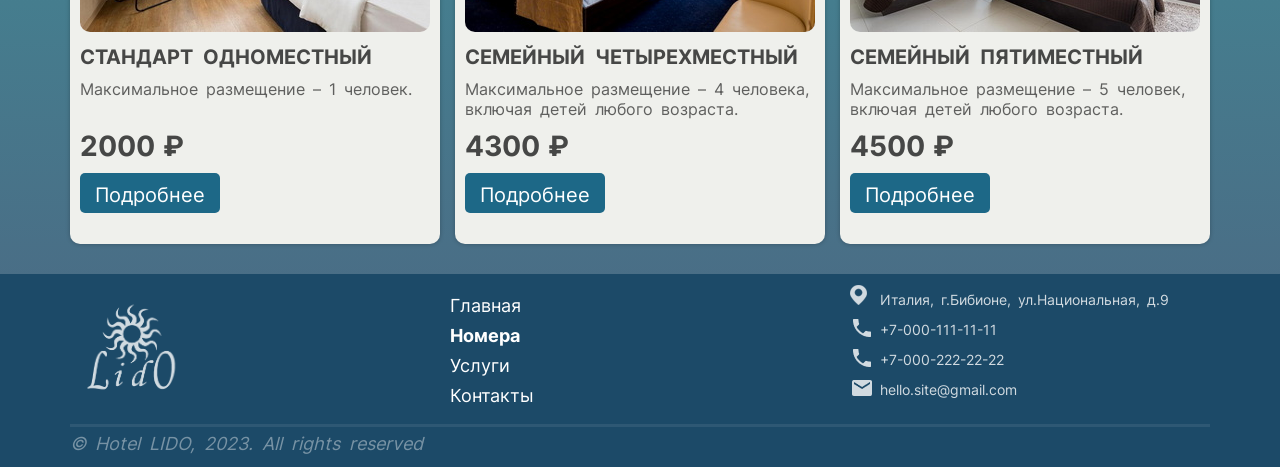
<file: rooms.html>
﻿<!DOCTYPE html>
<html lang="ru">
    <head>
        <title>Отель LIDO Номера</title>
        
        <meta charset="utf-8">
        <meta name="viewport" content="width=device-width, initial-scale=1.0">
		
        <link rel="stylesheet" href="css/style.css">
		
		<script defer src="js/jquery-3.7.0.min.js"></script>
        <script defer src="js/slider.js"></script>
        <script defer src="js/main.js"></script>
    </head>
    
    <body>
		<header>
			<div class="top">
				<a class="logo" href="index.html"></a>
				<nav class="topmenu">
					<a class="home" href="index.html">Об отеле</a>
					<a class="rooms current" href="rooms.html">Номера</a>
					<a class="services" href="services.html">Услуги</a>
					<a class="order" href="booking.html">Бронирование</a>
					<a class="contacts" href="contacts.html">Контакты</a>
				</nav>
				<div class="gamb"><span></span></div>
				<nav class="menu_accord">
					<ul>
						<li><a class="home" href="index.html">Об отеле</a></li>
						<li><a class="rooms current" href="rooms.html">Номера</a></li>
						<li><a class="services" href="services.html">Услуги</a></li>
						<li><a class="order" href="booking.html">Бронирование</a></li>
						<li><a class="contacts" href="contacts.html">Контакты</a></li>
					</ul>
				</nav>
			</div>
			<div class="middle">
				<div class="mid_wrap">
					<div>Проект</div>
					<div><span>"Отель LIDO"</span></div>
				</div>
			</div>
			<div class="booking"></div>
		</header>
				
		<main class="catalog line">
			<section>
				<button type="button" class="changeview"></button>
				<h1>Наши номера</h1>
				<div class="catalog_content">
					<div class="catalog_item">
						<img src="images/rooms/st_2p_350.jpg" alt="Standart_2person">
						<h4>СТАНДАРТ ДВУХМЕСТНЫЙ</h4>
						<p>Максимальное размещение – 2 человека, включая детей любого возраста.</p>
						<div class="price">3000</div>
						<a href="standart_2p.html">Подробнее</a>
					</div>
					<div class="catalog_item">
						<img src="images/rooms/business_350.jpg" alt="Business_3person">
						<h4>БИЗНЕС-КЛАСС</h4>
						<p>Максимальное размещение – 3 человека, включая детей любого возраста.</p>
						<div class="price">4500</div>
						<a href="business.html">Подробнее</a>
					</div>
					<div class="catalog_item">
						<img src="images/rooms/lux_v_350.jpg" alt="Lux_2person">
						<h4>ЛЮКС</h4>
						<p>Максимальное размещение – 2 человека, включая детей любого возраста.</p>
						<div class="price">6000</div>
						<a href="lux_v.html">Подробнее</a>
					</div>
					<div class="catalog_item">
						<img src="images/rooms/mansard_350.jpg" alt="Mansard_3person">
						<h4>КОМФОРТ МАНСАРДА</h4>
						<p>Максимальное размещение – 3 человека, включая детей любого возраста.</p>
						<div class="price">5000</div>
						<a href="comfort_mansard.html">Подробнее</a>
					</div>
					<div class="catalog_item">
						<img src="images/rooms/comfort_350.jpg" alt="Comfort_3person">
						<h4>КОМФОРТ ТРЕХМЕСТНЫЙ</h4>
						<p>Максимальное размещение – 3 человека, включая детей любого возраста.</p>
						<div class="price">4000</div>
						<a href="standart_2p.html">Подробнее</a>
					</div>
					<div class="catalog_item">
						<img src="images/rooms/lux_p_350.jpg" alt="Lux_3person">
						<h4>ПРЕЗИДЕНТСКИЙ ЛЮКС</h4>
						<p>Максимальное размещение – 3 человека, включая детей любого возраста.</p>
						<div class="price">10000</div>
						<a href="#">Подробнее</a>
					</div>
					<div class="catalog_item">
						<img src="images/rooms/st_1p_350.jpg" alt="Standart_1person">
						<h4>СТАНДАРТ ОДНОМЕСТНЫЙ</h4>
						<p>Максимальное размещение – 1 человек.</p>
						<div class="price">2000</div>
						<a href="#">Подробнее</a>
					</div>
					<div class="catalog_item">
						<img src="images/rooms/family_350.jpg" alt="Family_4person">
						<h4>СЕМЕЙНЫЙ ЧЕТЫРЕХМЕСТНЫЙ</h4>
						<p>Максимальное размещение – 4 человека, включая детей любого возраста.</p>
						<div class="price">4300</div>
						<a href="#">Подробнее</a>
					</div>
					<div class="catalog_item">
						<img src="images/rooms/family_5p_350.jpg" alt="Family_5person">
						<h4>СЕМЕЙНЫЙ ПЯТИМЕСТНЫЙ</h4>
						<p>Максимальное размещение – 5 человек, включая детей любого возраста.</p>
						<div class="price">4500</div>
						<a href="#">Подробнее</a>
					</div>
				</div>
				
			</section>
		</main>
		
		<footer>
			<div class="container">
				<div class="futer_wrap">
					<div class="bottom1"></div>
					<nav class="bottom2">
						<a href="index.html">Главная</a>
						<a class="current" href="rooms.html">Номера</a>
						<a href="services.html">Услуги</a>
						<a href="contacts.html">Контакты</a>
					</nav>
					<ul class="bottom3">
						<li>Италия, г.Бибионе, ул.Национальная, д.9</li>
						<li>+7-000-111-11-11</li>
						<li>+7-000-222-22-22</li>
						<li>hello.site@gmail.com</li>
					</ul>
				</div>
				<p class="copy">&copy; Hotel LIDO, 2023. All rights reserved</p>
			</div>
		</footer>
	</body>
</html>
</file>
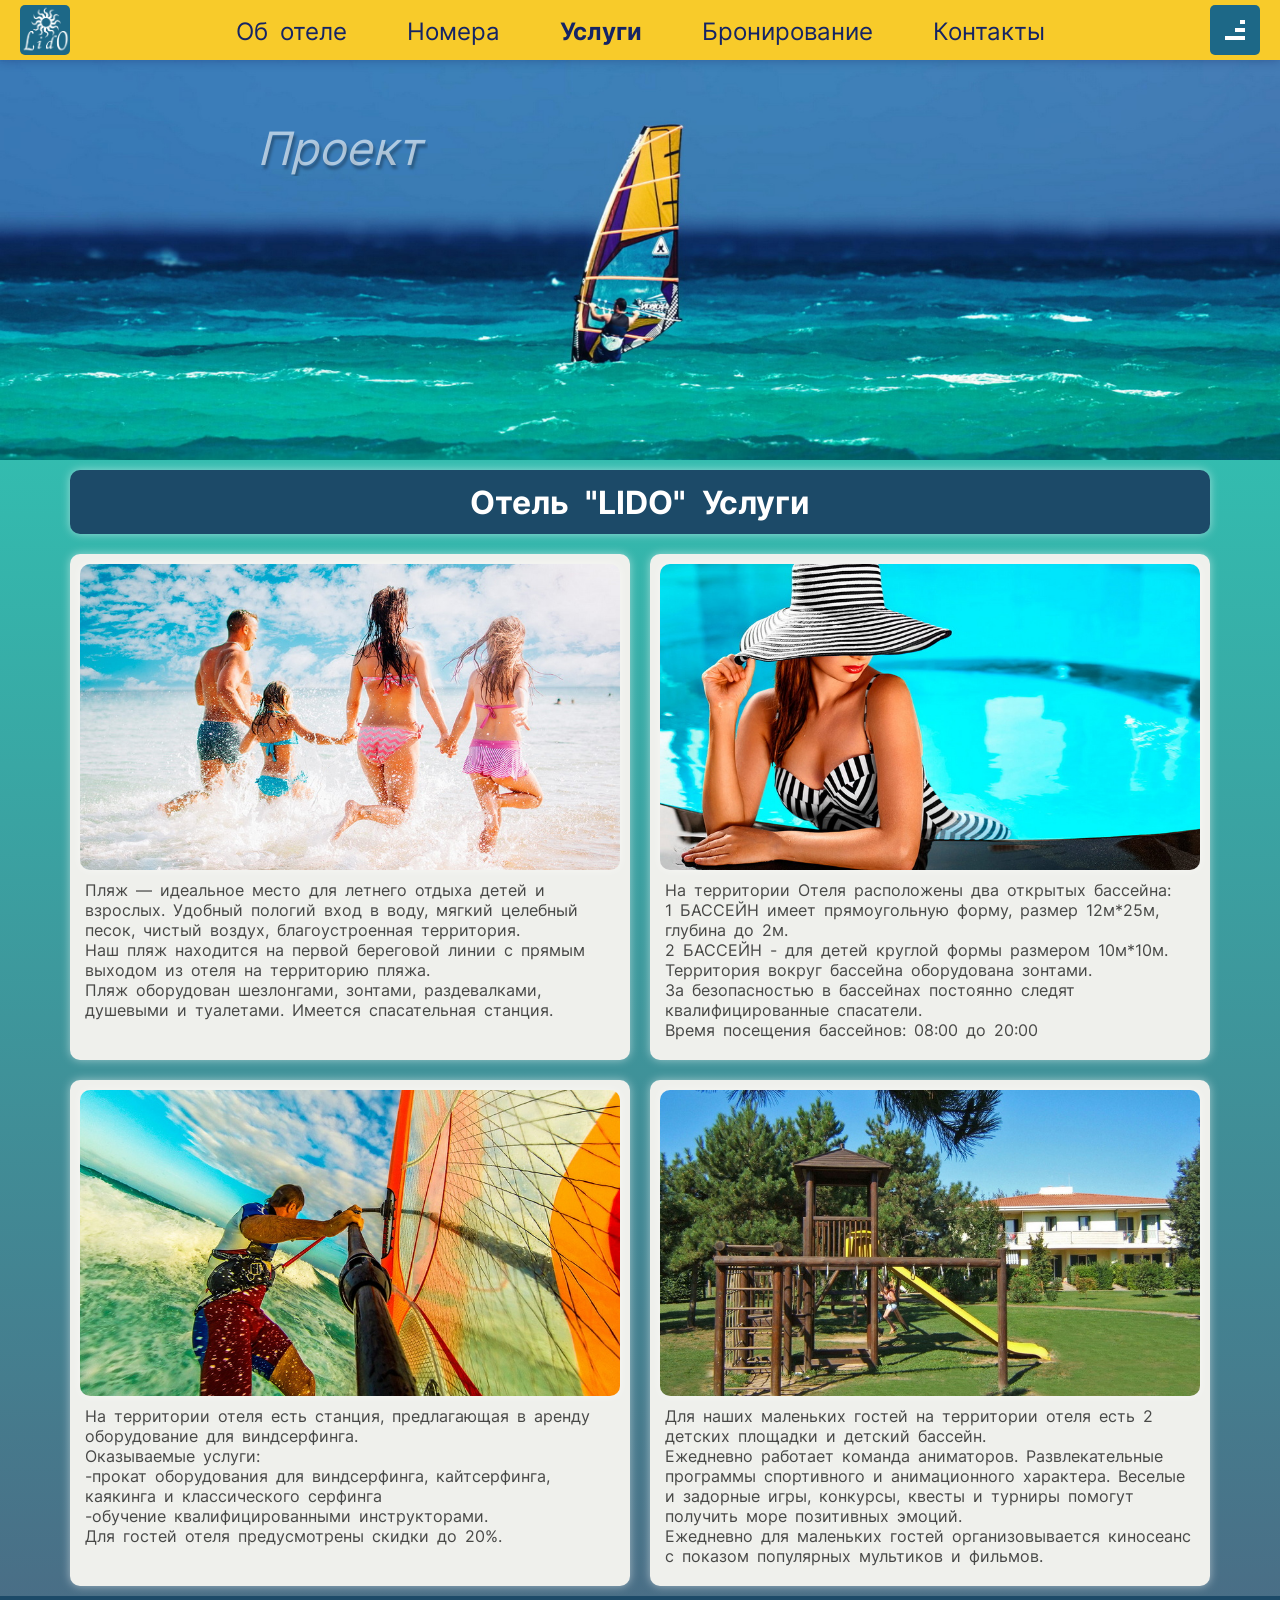
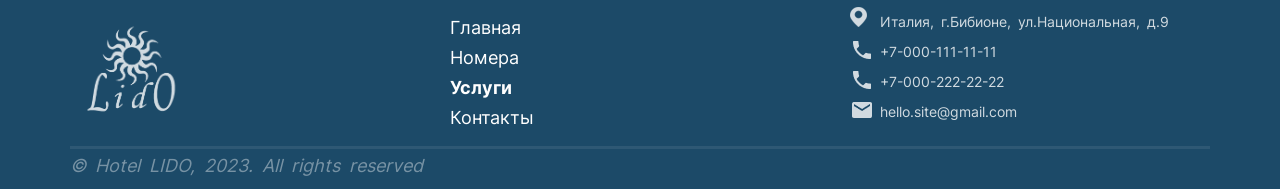
<file: services.html>
﻿<!DOCTYPE html>
<html lang="ru">
	<head>
		<title>Отель LIDO Услуги</title>
		
		<meta charset="utf-8">
		<meta name="viewport" content="width=device-width, initial-scale=1.0">
		
		<link rel="stylesheet" href="css/style.css">
		<script defer src="js/jquery-3.7.0.min.js"></script>
		<script defer src="js/main.js"></script>
	</head>
    
    <body>
		<header>
			<div class="top">
				<a class="logo" href="index.html"></a>
				<nav class="topmenu">
					<a class="home" href="index.html">Об отеле</a>
					<a class="rooms" href="rooms.html">Номера</a>
					<a class="services current" href="services.html">Услуги</a>
					<a class="order" href="booking.html">Бронирование</a>
					<a class="contacts" href="contacts.html">Контакты</a>
				</nav>
				<div class="gamb"><span></span></div>
				<nav class="menu_accord">
					<ul>
						<li><a class="home" href="index.html">Об отеле</a></li>
						<li><a class="rooms" href="rooms.html">Номера</a></li>
						<li><a class="services current" href="services.html">Услуги</a></li>
						<li><a class="order" href="booking.html">Бронирование</a></li>
						<li><a class="contacts" href="contacts.html">Контакты</a></li>
					</ul>
				</nav>
			</div>
			<div class="middle">
				<div class="mid_wrap">
					<div>Проект</div>
					<div><span>"Отель LIDO"</span></div>
				</div>
			</div>
			<div class="booking"></div>
		</header>
		
		<main>
			<section>
			<h1>Отель "LIDO" Услуги</h1>
				<div class="serv_wrap">
					<div class="sv">
						<div class="sv11"></div>
						<div class="sv2">Пляж — идеальное место для летнего отдыха детей и взрослых. Удобный пологий вход в воду, мягкий целебный песок, чистый воздух, благоустроенная территория.<br>Наш пляж находится на первой береговой линии с прямым выходом из отеля на территорию пляжа.<br>Пляж оборудован шезлонгами, зонтами, раздевалками, душевыми и туалетами. Имеется спасательная станция.</div>
					</div>
					<div class="sv">
						<div class="sv12"></div>
						<div class="sv2">На территории Отеля расположены два открытых бассейна:<br>1 БАССЕЙН имеет прямоугольную форму, размер 12м*25м, глубина до 2м.<br>2 БАССЕЙН - для детей круглой формы размером 10м*10м.<br>Территория вокруг бассейна оборудована зонтами.<br>За безопасностью в бассейнах постоянно следят квалифицированные спасатели.<br>Время посещения бассейнов: 08:00 до 20:00</div>
					</div>
					<div class="sv">
						<div class="sv13"></div>
						<div class="sv2">На территории отеля есть станция, предлагающая в аренду оборудование для виндсерфинга.<br>Оказываемые услуги:<br>-прокат оборудования для виндсерфинга, кайтсерфинга, каякинга и классического серфинга<br>-обучение квалифицированными инструкторами.<br>Для гостей отеля предусмотрены скидки до 20%.</div>
					</div>
					<div class="sv">
						<div class="sv14"></div>
						<div class="sv2">Для наших маленьких гостей на территории отеля есть 2 детских площадки и детский бассейн.<br>Ежедневно работает команда аниматоров. Развлекательные программы спортивного и анимационного характера. Веселые и задорные игры, конкурсы, квесты и турниры помогут получить море позитивных эмоций.<br>Ежедневно для маленьких гостей организовывается киносеанс с показом популярных мультиков и фильмов.</div>
					</div>
				</div>
			</section>
		</main>
		
		<footer>
			<div class="container">
				<div class="futer_wrap">
					<div class="bottom1"></div>
					<nav class="bottom2">
						<a href="index.html">Главная</a>
						<a href="rooms.html">Номера</a>
						<a class="current" href="services.html">Услуги</a>
						<a href="contacts.html">Контакты</a>
					</nav>
					<ul class="bottom3">
						<li>Италия, г.Бибионе, ул.Национальная, д.9</li>
						<li>+7-000-111-11-11</li>
						<li>+7-000-222-22-22</li>
						<li>hello.site@gmail.com</li>
					</ul>
				</div>
				<p class="copy">&copy; Hotel LIDO, 2023. All rights reserved</p>
			</div>
		</footer>
	</body>
</html>
</file>
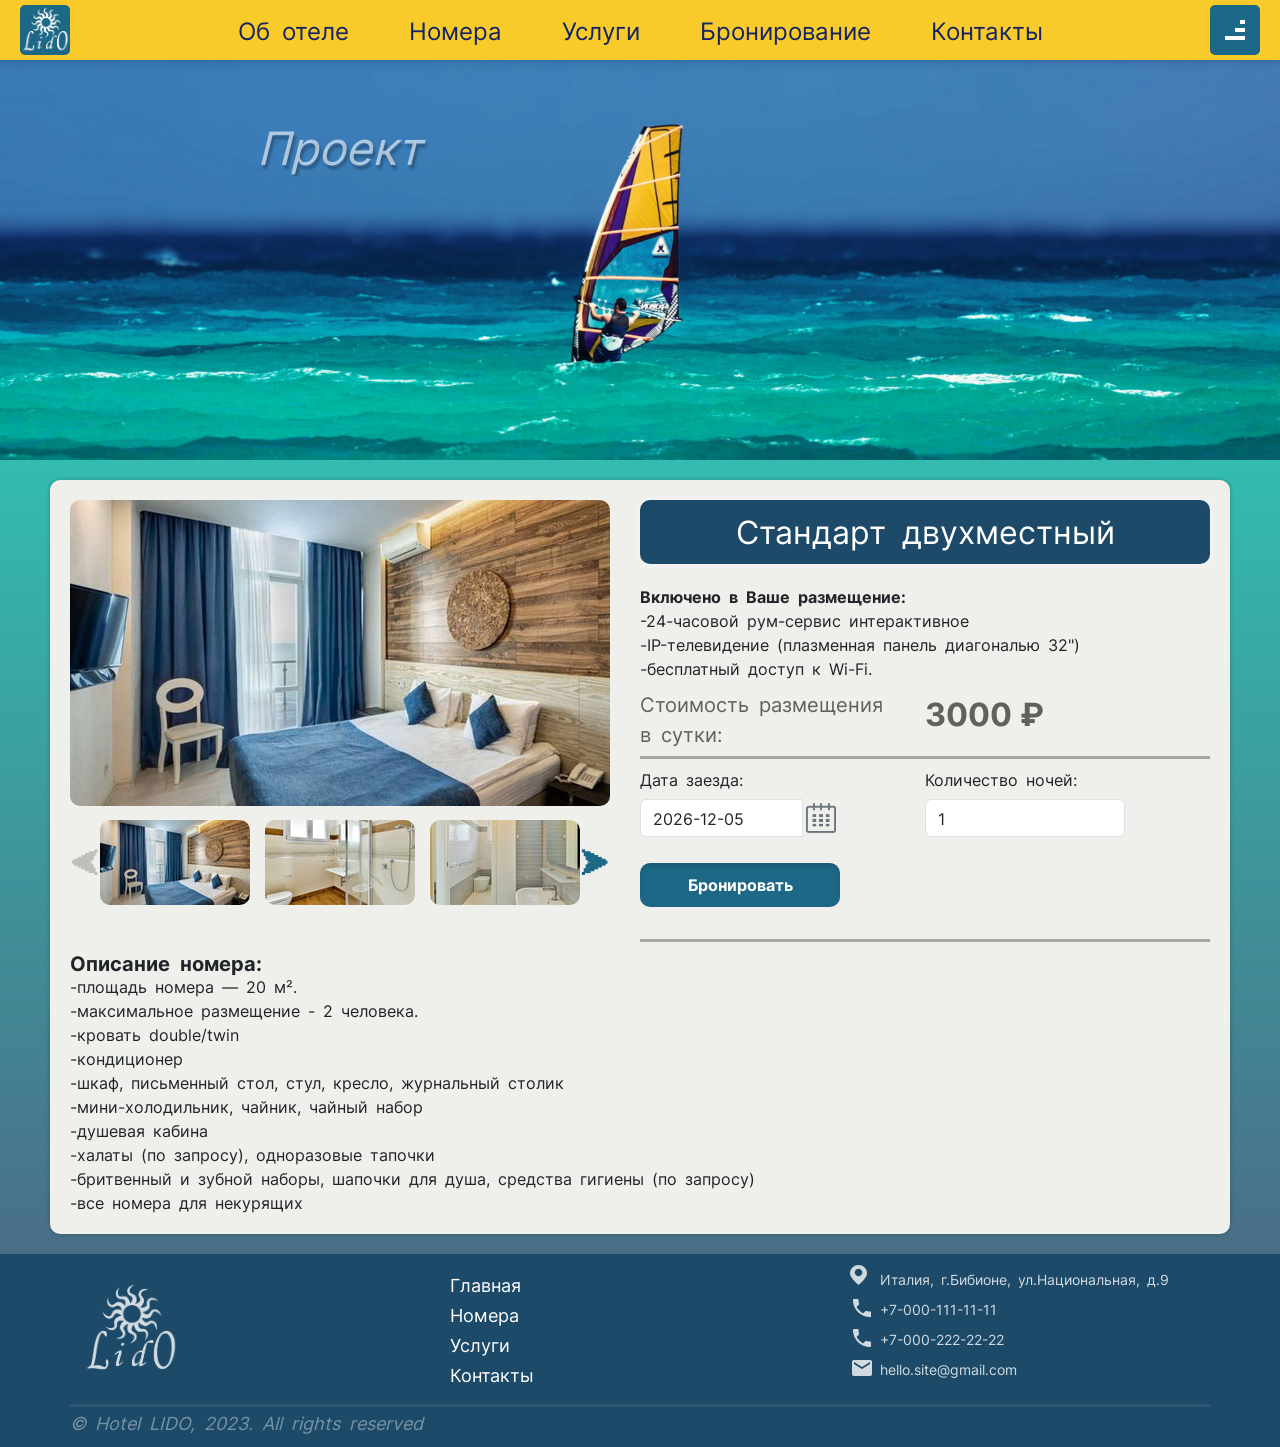
<file: standart_2p.html>
﻿<!DOCTYPE html>
<html lang="ru">
    <head>
        <title>LIDO Номер Стандарт2</title>
        
        <meta charset="utf-8">
        <meta name="viewport" content="width=device-width, initial-scale=1.0">
    
		<link rel="stylesheet" href="css/bootstrap.min.css">
		<link rel="stylesheet" href="css/style.css">
		<script defer src="js/jquery-3.7.0.min.js"></script>
		<script defer src="js/bootstrap.min.js"></script>
        <script defer src="js/datepicker.js"></script>
		<script defer src="js/gallery.js"></script>
		<script defer src="js/main.js"></script>

	</head>
    
	<body>
		<header>
			<div class="top">
				<a class="logo" href="index.html"></a>
				<nav class="topmenu">
					<a class="home" href="index.html">Об отеле</a>
					<a class="rooms" href="rooms.html">Номера</a>
					<a class="services" href="services.html">Услуги</a>
					<a class="order" href="booking.html">Бронирование</a>
					<a class="contacts" href="contacts.html">Контакты</a>
				</nav>
				<div class="gamb"><span></span></div>
				<nav class="menu_accord">
					<ul>
						<li><a class="home" href="index.html">Об отеле</a></li>
						<li><a class="rooms" href="rooms.html">Номера</a></li>
						<li><a class="services" href="services.html">Услуги</a></li>
						<li><a class="order" href="booking.html">Бронирование</a></li>
						<li><a class="contacts" href="contacts.html">Контакты</a></li>
					</ul>
				</nav>
			</div>
				
			<div class="middle">
				<div class="mid_wrap">
					<div>Проект</div>
					<div><span>"Отель LIDO"</span></div>
				</div>
			</div>
			<div class="booking"></div>
			
		</header>
		
		<main class="room idroom" data-roomid="111">
            <section>
                <div class="pics">
                    <div class="mainimagedesk">
						<img src="images/rooms/st_2p_540.jpg" alt="Standart_2person">
                    </div>
                    
                    <div class="gallery">
                        <div class="gal_btn left disabled">&#11164;</div>
                        
                        <div class="gal_window">
                            <div class="gal_rail">
 								<img src="images/rooms/st_2p_150.jpg" alt="Standart_2person" data-image="images/rooms/st_2p_540.jpg">
                                <img src="images/rooms/wc1_150.jpg" alt="Standart_2person" data-image="images/rooms/wc1_540.jpg">
                                <img src="images/rooms/wc2_150.jpg" alt="Standart_2person" data-image="images/rooms/wc2_540.jpg.jpg">
                                <img src="images/rooms/hause2_150.jpg" alt="Standart_2person" data-image="images/rooms/hause2_540.jpg">
                                <img src="images/rooms/hause1_150.jpg" alt="Standart_2person" data-image="images/rooms/hause1_540.jpg">
                                <img src="images/rooms/pool_150.jpg" alt="Standart_2person" data-image="images/rooms/pool_540.jpg">
							</div>
                        </div>
                        
                        <div class="gal_btn right">&#11166;</div>
                    </div>
                </div>
                
                <div class="buy">
                    <h1 class="roomname">Стандарт двухместный</h1>
                    <p><b>Включено в Ваше размещение:</b><br> -24-часовой рум-сервис интерактивное<br> -IP-телевидение (плазменная панель диагональю 32")<br> -бесплатный доступ к Wi-Fi.</p>
                    <div class="buy_wrap">
						<p>Стоимость размещения<br>в сутки:</p>
						<p class="price">3000</p>
					</div>
					
					 <form name="buyform" id="buyform">
						<div class="d1">
							<label for="date" class="form-label">Дата заезда:</label>
							<div class="input-group mb-3">
								<input type="text" class="form-control" id="date" name="date" readonly>
								<button class="btn btn-outline-secondary icon datepicker" id="datepicker" type="button">&#xe909;</button>
							</div>
						</div>
						<div class="d2">
							<label for="night" class="form-label">Количество ночей:</label>
							<div class="input-group mb-3">
								<input type="number" class="form-control" id="night" name="night" min="1" max="14" value="1">
							</div>
						</div>
						<a class="buybutton" href="booking.html">Бронировать</a>
					</form>
                </div>
                
                <div class="info">
					<h5>Описание номера:</h5>
                    <p> -площадь номера — 20 м².<br> -максимальное размещение - 2 человека.<br> -кровать double/twin<br> -кондиционер<br> -шкаф, письменный стол, стул, кресло, журнальный столик<br> -мини-холодильник, чайник, чайный набор<br> -душевая кабина<br> -халаты (по запросу), одноразовые тапочки<br> -бритвенный и зубной наборы, шапочки для душа, средства гигиены (по запросу)<br> -все номера для некурящих</p>
                </div>
            </section>
        </main>
		
		
		<footer>
			<div class="container">
				<div class="futer_wrap">
					<div class="bottom1"></div>
					<nav class="bottom2">
						<a href="index.html">Главная</a>
						<a href="rooms.html">Номера</a>
						<a href="services.html">Услуги</a>
						<a href="contacts.html">Контакты</a>
					</nav>
					<ul class="bottom3">
						<li>Италия, г.Бибионе, ул.Национальная, д.9</li>
						<li>+7-000-111-11-11</li>
						<li>+7-000-222-22-22</li>
						<li>hello.site@gmail.com</li>
					</ul>
				</div>
				<p class="copy">&copy; Hotel LIDO, 2023. All rights reserved</p>
			</div>
		</footer>
	</body>
</html>
</file>
<file: css/style.css>
﻿@font-face {
	font-family: 'Inter';
	src: url('../fonts/Inter-Bold.woff2') format('woff2');
	font-weight: bold;
	font-style: normal;
}

@font-face {
	font-family: 'Inter';
	src: url('../fonts/Inter-Regular.woff2') format('woff2');
	font-weight: normal;
	font-style: normal;
}

@font-face {
  font-family: 'icomoon';
  src: url('../fonts/icomoon.woff2') format('woff2');
  font-weight: normal;
  font-style: normal;
  font-display: block;
}

@keyframes showup {
	0% {opacity: 0;}
	20% {opacity: 1;}
	80% {opacity: 1;}
	100% {opacity: 0;}
}

@keyframes slidein {
	0% {margin-left: -800px;}
	20% {margin-left: -800px;}
	35% {margin-left: 0;}
	100% {margin-left: 0;}
}

@keyframes shift {
	0% {opacity: 0; width: 0;}
	20% {opacity: 1; width: 0;}
	30% {width: auto; text-align: left;}
	80% {opacity: 1; text-align: left;}
	100% {opacity: 0; width: auto; text-align: left;}
}

/* global reset */
html, body, body div, div, span, h1, h2, h3, h4, h5, h6, p, a, em, img, small, strike, strong, sub, sup, b, u, i, dl, dt, dd, ol, ul, li, fieldset, form, label, legend, aside, section, article, header, footer, main, input, textarea, button {
    margin: 0;
    padding: 0;
    border: none;
    outline: none;
    background: none;
    box-sizing: content-box;
	cursor: default;
}
ol, ul, li {
    list-style: none;
}
table {
    border-collapse: collapse;
    border-spacing: 0;
    width: 100%;
}
input, textarea {
    font: inherit;
    box-sizing: border-box;
}

/* main */
html {
	height: 100%;
	user-select: none;
}
body {
	height: 100%;
	display: flex;
	flex-direction: column;
	font-family: 'icomoon', Inter, Arial;
	font-size: 16px;
}
header {
	flex: none;
	padding-top: 60px;
	background: rgba(0,171,155,.8);
}
main {
	flex: 1 1 auto;
	background: linear-gradient(rgba(0, 171, 155, 0.8), rgba(28, 74, 104, 0.8));
}
footer {
	flex: none;
	background: rgb(28,74,104);
	color: #fff;
	font-size: 18px;
}

section, .container {
	margin: 0 auto;
	padding: 10px 20px;
	width: 1140px;
	position: relative;
}
h1 {
    font-size: 32px;
	line-height: 60px;
    margin-bottom: 20px;
	text-align: center;
	color: #fff;
	background: rgb(28,74,104);
	border-radius: 10px;
	box-shadow: 0 0 10px rgba(255, 255, 255, 0.5);
	padding-bottom: 4px;
	
}
a {
	display: inline-block;
	text-decoration: none;
	cursor: pointer;
}


/* header */
header .top {
	height: 50px; 
	display: flex;
	justify-content: space-between;
	align-items: center;
	position: fixed;
	top: 0;
	left: 0;
	right: 0;
	padding: 5px 20px;
	z-index: 10;
	background: rgb(248,203,42);
	box-shadow: 0 0 10px rgba(21, 36, 101, .4);
}
	
.top .logo,
.gamb {
	width: 50px;
	height: 50px;
	border-radius: 5px;
	transition: all 0.3s ease;

	position: relative;
}
.top .logo{	
	text-indent: -9999px; /*скрыть текст*/
	background: url('../images/logo.png') center / cover rgb(29,104,135);
	padding: 0;
}
.gamb{
	background: rgb(29,104,135);
	text-align: right;
	cursor: pointer;
	text-decoration: none;
}

.logo:hover,
.gamb:hover {
	box-shadow: 0 0 3px 3px rgba(16,112,177,0.4);
	outline: 1px solid rgb(16,112,177);
}



.gamb span, .gamb span::before, .gamb span::after {
	content: '';
	width: 20px;
	height: 4px;
	position: absolute;
	right: 15px;
	top: 23px;
	background: #fff;
	transition: all 0.5s ease;
}

.gamb span {
	width: 10px;
}
.gamb span::before {
	width: 5px;
	right: 0;
	top: -8px;
}
.gamb span::after {
	right: 0;
	top: 8px;
}

.gamb:hover span, .gamb:hover span::before {
	width: 20px;
}


	

.topmenu {
	display: flex;
}

.top a {
	flex: none;
	color: rgb(21,36,101);
	font-size: 24px;
	padding: 0 30px;
	height: 60px;
	line-height: 60px;
}
.top .current, 
.bottom2 .current {
	font-weight: bold;
	cursor: default;
}

.topmenu a:not(.current):hover,
.menu_accord a:not(.current):hover {
	background: rgb(29,104,135);
	color: rgb(255,255,255);
}

.top .menu_accord {
	position: absolute;
	box-sizing: border-box;
	width: 250px;
	height: 270px;
	right: 0;
	top: 60px;
	background: rgb(248,203,42);
	display: none;
	border-radius: 0 0 0 10px;
	
}
.menu_accord a {
	height: 50px;
	line-height: 50px;
	width: 250px;
}
.top .menu_accord.open {
	display: block;
}

.gamb.open span {
	background: transparent;
}

.gamb.open span::before {
	transform: rotate(45deg);
	width: 30px;
	top: 0;
	right: -5px;
	
}
.gamb.open span::after {
	transform: rotate(-45deg);
	width: 30px;
	top: 0;
	right: -5px;
}

header .middle {
	height: 400px;
	background: url('../images/header4.jpg') center / cover rgb(29,104,135);
	position: relative;
}

.mid_wrap {
	width: 520px;
	height: 50px;
	position: absolute;
	top: 60px;
	left: 7%;
	text-align: center;
	font-style: italic;
}
.mid_wrap div {
	display: inline-block;
	overflow: hidden;
	font-size: 46px;
	line-height: 50px;
	color: rgba(255, 255, 255, 0.6);
	text-shadow: 2px 4px 3px rgba(0, 0 , 0, 0.3);
	padding: 0 6px 6px;
}
.mid_wrap div:first-child {
	animation: showup 7s infinite;
}
.mid_wrap div:last-child {
	width: 0;
	animation: shift 7s infinite;
}
.mid_wrap div:last-child span{
	margin-left: -800px;
	animation: slidein 7s infinite;
}

header .booking {
	position: relative;
	width: 900px;
	height: 100px;
	margin: -50px auto 0;
	background: rgb(239,240,236);
	border-radius: 10px;
	box-sizing: border-box;
	padding: 20px;
	box-shadow: 0 0 10px rgba(21, 36, 101, .4);
	display: none;
}


/*------------footer---------*/
.futer_wrap {
	display: flex;
	justify-content: space-between;
	align-items: center;
	padding: 0 10px 10px;
	margin: 0 auto;
}
.bottom1 {
	width: 350px;
	height: 100px;
	background: url('../images/logo.png') left / contain no-repeat;
	opacity: 0.8;
}

.bottom3 {
	line-height: 30px;
	font-size: 14px;
	opacity: 0.8;
	width: 350px;
	padding-left: 30px;
}
.bottom3 li{
	padding-left: 30px;
}
.bottom3 li:first-child {
	background: url('../images/icons/cart_w.png') 0% 10% no-repeat;
}
.bottom3 li:nth-child(2) {
	background: url('../images/icons/phone.png') 0% 40% no-repeat;
}
.bottom3 li:nth-child(3) {
	background: url('../images/icons/phone.png') 0% 40% no-repeat;
}
.bottom3 li:last-child {
	background: url('../images/icons/mail.png') 0% 40% no-repeat;
}

.bottom2 {
    display: flex;
	flex-direction: column;
	width: 350px;
}

.bottom2 a {
    flex: none;
	color: #fff;
    line-height: 30px;
}
.bottom2 a:not(.current):hover {
	background: rgb(29,104,135);
}

footer .copy {
    line-height: 30px;
    font-style: italic;
    color: #fff;
    opacity: 0.4;
    margin: 0;
	border-top: 3px solid rgba(255,255,255, .2);
}


/*----------index/info--------- */

.info_text {
	display: none;
	background: rgb(239,240,236);
	padding: 20px;
	border-radius: 10px;
	font-size: 20px;
	line-height: 30px;
	font-style: italic;
	text-align: center;
	color: rgba(28, 74, 104, 0.8);
	margin-bottom: 20px;
}

/* slider */
.slider {
	background: rgb(239,240,236);
	padding: 20px;
	border-radius: 10px;
	height: 623px;
	margin-bottom: 10px;
}
.sliderwindow {
    width: 1100px;
    height: 623px;
    margin: 0 auto;
    overflow: hidden;
    position: relative;
}
.slide {
    width: 1100px;
    height: 623px;
    position: absolute;
    top: 0;
    left: 0;
	border-radius: 10px;
    z-index: -1;
    /* transition: left 1.5s ease, z-index 1.5s step-end; */
}
.slide.current {
    z-index: 1;
}
.slide.next {
    left: 100%;
    /* transition: left 1.5s ease, z-index 1.5s step-end; */
}
.slide.prev {
    left: -100%;
}
.slidercontrols {
    width: 1100px;
    height: 623px;
    margin: -623px auto 0;
    position: relative;
    z-index: 1;
}
.slidercontrols button {
    position: absolute;
    top: 50%;
    transform: translateY(-50%);
    height: 80px;
    width: 80px;
    color: transparent;
    left: 0;
    font-size: 80px;
    line-height: 80px;
    cursor: pointer;
}
.slidercontrols .next {
    left: auto;
    right: 0;
}
.slidercontrols .next {
    left: auto;
    right: 0;
}
.slidercontrols:hover button {
    color: rgb(239,240,236);
}
.slidercontrols .pointers {
    display: flex;
    gap: 16px;
    position: absolute;
    bottom: 16px;
    left: 50%;
    transform: translateX(-50%);
}
.slidercontrols .pointers span {
    height: 8px;
    width: 16px;
    border: 2px solid transparent;
    border-radius: 30%;
    cursor: pointer;
}
.slidercontrols:hover .pointers span {
    border-color: #fff;
}
.slidercontrols .pointers span:hover {
    background: #fff;
}
.slidercontrols:hover .pointers span.current {
    cursor: default;
    background: #fff;
}

.info_room {
	height: auto;
	margin-bottom: 10px;
}

.info_room .catalog_content .catalog_item:last-child {
	display: none;
}



.info_bottom {
	margin-bottom: 20px;
}

.info h2 {
	font-size: 28px;
	line-height: 50px;
	margin-bottom: 20px;
	text-align: center;
	color: #fff;
	background: rgb(28,74,104);
	border-radius: 10px;
	box-shadow: 0 0 10px rgba(255, 255, 255, 0.5);
	padding-bottom: 4px;
}

.ib_wrap {
	display: grid;
	grid-template-columns: repeat(4, 270px);
	grid-template-rows: repeat(2, 1fr);
	gap: 20px;
	justify-items: center;
	justify-content: space-between;
}
.ib {
	width: 270px;
	height: 160px;
	position: relative;
	border-radius: 10px;
}
.ib11, .ib12, .ib13, .ib14, .ib15, .ib16, .ib17, .ib18 {
	box-sizing: border-box;
	width: 100%;
	height: 100%;
	border-radius: 10px;
	transform: rotateY(0deg);
	transition: all 0.5s linear 0.5s;
	box-shadow: 0 0 10px rgba(255, 255, 255, 0.5);
}
.ib11 {
	background: url('../images/icons/save_270.png') center / contain no-repeat rgb(239,240,236);
}
.ib12 {
	background: url('../images/icons/park_270.png') center / contain no-repeat rgb(239,240,236);
}
.ib13 {
	background: url('../images/icons/sea_270.png') center / contain no-repeat rgb(239,240,236);
}
.ib14 {
	background: url('../images/icons/pool_270.png') center / contain no-repeat rgb(239,240,236);
}
.ib15 {
	background: url('../images/icons/surf_270.png') center / contain no-repeat rgb(239,240,236);
}
.ib16 {
	background: url('../images/icons/child_270.png') center / contain no-repeat rgb(239,240,236);
}
.ib17 {
	background: url('../images/icons/wood_270.png') center / contain no-repeat rgb(239,240,236);
}
.ib18 {
	background: url('../images/icons/velo_270.png') center / contain no-repeat rgb(239,240,236);
}

.ib2 {
	box-sizing: border-box;
	position: absolute;
    top: 0;
	left: 0;
	width: 100%;
	height: 100%;
	background: rgb(28,74,104);
	color: #fff;
	padding: 30px 20px;
	text-align: center;
	border-radius: 10px;
	box-shadow: 0 0 10px rgba(255, 255, 255, 0.5);
	transform: rotateY(90deg);
	transition: all 0.5s linear;
}

.ib:hover .ib11, .ib:hover .ib12, .ib:hover .ib13, .ib:hover .ib14,
.ib:hover .ib15, .ib:hover .ib16, .ib:hover .ib17, .ib:hover .ib18 {
    transform: rotateY(-90deg);
	transition-delay: 0s;
}
.ib:hover .ib2 {
	transform: rotateY(0deg);
    transition-delay: 0.5s;
}

/*----------rooms--------- */
.catalog section {
    overflow: hidden;
	margin-bottom: 20px;
}

.catalog_content {
    display: grid;
    grid-template-columns: repeat(3, 370px); /*(1140-2*15)/3 */
    gap: 15px;
}
.catalog_item {
    width: 350px; /*370-2*10*/
    height: 400px;
    padding: 10px;
    border-radius: 10px;
    box-shadow: 0 0 4px rgba(0,0,0,.25);
    position: relative;	
	background: rgb(239,240,236);
}

.catalog_item a:hover {
   	box-shadow: 0 0 3px 3px rgba(16,112,177,0.4);
	outline: 1px solid rgb(16,112,177);
}
.catalog_item > img {
    width: 350px;
	border-radius: 10px;
}
.catalog_item h4 {
    font-size: 20px;
	opacity: 0.7;
	padding: 10px 0 10px;
}
.catalog_item p {
    opacity: 0.6;
	height: 50px;
}
.catalog_item .price {
    font-size: 28px;
    font-weight: bold;
	opacity: 0.7;
	margin-bottom: 10px;
}
.catalog_item .price::after {
    content: "\20BD";
    margin-left: 8px;
}
.catalog_item a {
	width: 140px;
	height: 40px;
    font-size: 20px;
    line-height: 40px;
    text-align: center;
	background: rgb(29,104,135);
	color: #fff;
	border-radius: 5px;
}

.catalog .changeview {
	font-family: 'icomoon';
    font-size: 32px;
    line-height: 60px;
    margin-left: 32px;
    float: right;
    color: #fff;
    position: relative;
	background: pink;
	cursor: pointer;
}
.catalog .changeview::before {
    width: 48px;
    position: absolute;
    top: 2px;
    right: 10px;
    content: '\e908';
}
.line .changeview::before {
    content: '\e907';
}

.line .catalog_content {
    display: block;
}
.line .catalog_item {
    width: auto;
    height: 200px;
    padding: 10px;
    margin-bottom: 20px;
}
.line .catalog_item > img {
    float: left;
    margin-right: 20px;
}


/*----------Room--------- */

.room > section {
/*	width: 1120px;*/
    display: grid;
    column-gap: 30px;
    grid-template-columns: 540px auto;
	border-radius: 10px;
    box-shadow: 0 0 4px rgba(0,0,0,.25);
	background: rgb(239,240,236);
	margin: 20px auto;
	padding: 20px;

}
.room .pics {
    grid-area: 1 / 1 / 2 / 2;
	margin-bottom: 8px;
}
.room .buy {
    grid-area: 1 / 2 / 2 / 3;
	margin-bottom: 8px;
}
.room .info {
    grid-area: 2 / 1 / 3 / 3;
}
.pics .mainimagedesk {
    height: 310px;
    width: 540px;
    display: flex;
    justify-content: center;
    align-items: start;
    margin-bottom: 10px;

}

.mainimagedesk img{
	display: block;
	border-radius: 10px;
	cursor: pointer;
}

.gallery {
    position: relative;
}
.gallery .gal_btn {
    height: 30px;
    width: 30px;
    position: absolute;
    top: 27px; /* 85/2 - h/2 */
    cursor: pointer;
    font-size: 30px;
    font-weight: bold;
    line-height: 30px;
    text-align: center;
    color: rgb(29,104,135);
}
.gallery .gal_btn.left {
    left: 0;
}
.gallery .gal_btn.right {
    right: 0;
}
.gallery .gal_btn.disabled {
    color: rgba(0, 0, 0, 0.2);
    cursor: default;
}
.gallery .gal_window {
    width: 480px; /*   3*150+2*15  */
    height: 85px;
    overflow: hidden;
    position: relative;
    margin: 0 30px;
}
.gallery .gal_rail {
    height: 85px;
    width: 10000px;
    position: absolute;
    top: 0;
    left: 0;
}
.gallery img {
    display: block;
    float: left;
    margin: 0 15px 0 0;
    cursor: pointer;
	border-radius: 10px;
}

.buy_wrap {
	display: grid;
	grid-template-columns: repeat(2, 1fr);
	font-size: 20px;
	color: rgba(0, 0 , 0, 0.6);
	padding-top: 8px;
	margin-bottom: 8px;
}

#buyform {
	display: grid;
	grid-template-columns: repeat(2, 1fr);
	grid-template-rows: repeat(2, 1fr);
	border-top: 3px solid rgba(0, 0, 0, 0.3);
	border-bottom: 3px solid rgba(0, 0, 0, 0.3);
	padding-top: 8px;
}

.buy .price {
	font-size: 32px;
    font-weight: bold;
}
.buy .price::after {
    content: "\20BD";
    margin-left: 8px;
}

.btn.datepicker:hover {
	background: rgb(29,104,135);
}
.buybutton {
    background: rgb(29,104,135);
    color: #fff;
/*    box-shadow: 0 0 5px rgba(0,0,0,.25);*/
	padding: 10px 0;
    border-radius: 10px;
    font-size: 16px;
    font-weight: bold;
    line-height: 22px;
	height: 24px;
    text-align: center;
    margin-top: 10px;
    width: 200px;
    border: none;
    box-shadow: inset 0 3px 5px rgba(0, 0, 0, 0.125);
}


.buybutton:hover {
	box-shadow: 0 0 3px 3px rgba(16,112,177,0.4);
	outline: 1px solid rgb(16,112,177);
	background: rgb(248,203,42);
    color: rgb(28, 74, 104);
}

/*.buybutton:active {
    box-shadow: inset 0 0 5px rgba(0,0,0,.25);
}*/

.room h5 {
    font-size: 20px;
    font-weight: bold;
}

/* modals */
.screener {
    position: fixed;
    top: 0;
    bottom: 0;
    left: 0;
    right: 0;
    background: rgba(100, 100, 100, .75);
	z-index: 5;

}
.modal {
    position: fixed;
    top: 50%;
    left: 50%;
    transform: translate(-50%, -50%);
    background: white;
    border-radius: 10px;
    padding: 25px;
	display: block;
    width: auto;
    height: auto;
/*	z-index: 200;*/
	z-index: 5;
}
.modal .close {
    position: absolute;
    top: 0;
    right: 0;
    width: 25px;
    height: 25px;
    border-radius: 5px;
    color: rgb(16,112,177);
    font-size: 25px;
    line-height: 25px;
    box-shadow: 0 0 5px rgba(0,0,0,.25);
}
.modal .close:active {
    box-shadow: inset 0 0 5px rgba(0,0,0,.25);
}



/* lightbox */
#lightbox img {
    width: 100%;
    height: 100%;
    opacity: 0;
    transition: opacity 2s;
}
#lightbox.ready img {
    opacity: 1;
}

/*--------booking------*/
.order .empty,
.empty section {
    display: none;
}
.empty .empty {
    display: block;
}

.order .t_wrap {
	border-radius: 10px;
}
.contacts button,
.order a,
.order button,
.info_room .info2 {
    background: rgb(248,203,42);
    padding: 10px 0;
    border-radius: 10px;
    font-size: 16px;
    font-weight: bold;
    line-height: 24px;
    text-align: center;
    color: rgb(28, 74, 104);
    margin-top: 10px;
    width: 200px;
	border: none;
	box-shadow: inset 0 3px 5px rgba(0, 0, 0, 0.125);
}

.contacts button:hover,
.order a:hover,
.order button:hover,
.info_room .info2:hover {
    background: rgb(29,104,135);
	color: #fff;
}

.table tfoot th {
    border-bottom: none;
}
.order .table {
	font-size: 16px;
	line-height: 20px;
	text-align: center;
	vertical-align: middle;
	border-radius: 10px;
	width: 100%;
	color: rgba(255, 255, 255, 0.8);
}
.table td,
.table th {
	padding: 5px;
	vertical-align: middle;
}
.table .allsum {
	font-size: 18px;
	text-align: right;
	padding-right: 70px;
}
.table .allsum span {
	text-align: right;
}
.table .allsum span::after {
    content: '\20BD';
    margin-left: 8px;
}
.table .name {
    min-width: 160px;
}

.table .qty,
.table .night {
    min-width: 50px;

}
.table .price {
    text-align: center;
    min-width: 90px;
}
.table .date {
    text-align: center;
    min-width: 140px;
}
.table .sum {
    text-align: center;
    min-width: 100px;
}
.table td.delete {
    font-size: 20px;
    min-width: 40px;
    cursor: pointer;
}
.table .qty strong,
.table .night strong{
    min-width: 50px;
    text-align: center;
    display: inline-block;
    user-select: none;
}
.table .qty span, 
.table .night span {
	background: rgb(28,74,104);
    color: #fff;
	font-size: 20px;
    width: 20px;
    height: 20px;
    display: inline-block;
    text-align: center;
    line-height: 16px;
    cursor: pointer;
	border-radius: 50%;
}
.btn.btn-outline-secondary.icon {
		font-size: 30px;
		line-height: 30px;
		padding: 0 4px;
		border: none;
		outline: none;
}
.input-group {
	width: 200px;
}

.dp_range {cursor: pointer;}
.dp_range.today {
	background: rgba(248, 203, 42, 0.5);
	border-radius: 50%;
}

.dp_range.selectedday {
	background: rgba(29, 104, 135, 0.5);
	border-radius: 50%;
}

.dp_range.weekend {
	background: rgba(217, 101, 159, 0.1);
}

.modal table {
	width: 300px;
	text-align: center;
}

.modal table .dp_header {
	font-size: 26px;
	
}

.modal table tr{
	width: 40px;
	height: 40px;
}


/*----------Services---------*/

.serv_wrap {
	display: grid;
	grid-template-columns: repeat(2, 560px);
	grid-template-rows: repeat(2, 1fr);
	gap: 20px;
	justify-items: center;
	justify-content: space-between;
}
.sv {
	box-sizing: border-box;
	width: 560px;
	height: auto;
	padding: 10px;
	position: relative;
	border-radius: 10px;
	background: rgb(239,240,236);
	box-shadow: 0 0 10px rgba(255, 255, 255, 0.5);
	color: rgba(0, 0, 0, 0.7);
}
.sv11, .sv12, .sv13, .sv14 {
	width: 100%;
	height: 306px;
	border-radius: 10px;
	box-shadow: 0 0 10px rgba(255, 255, 255, 0.5);
	border-radius: 10px;
}
.sv2 {
	box-sizing: border-box;
	width: 100%;
	height: 180px;
	padding: 10px 5px;
/*	border-radius: 0 0 10px 10px;*/
	
	
}

.sv11 {
	background: url('../images/serv/beach_830.jpg') center / contain no-repeat;
}

.sv12 {
	background: url('../images/serv/pool_830.jpg') center / contain no-repeat;
}

.sv13 {
	background: url('../images/serv/wind_830.jpg') center / contain no-repeat;
}
.sv14 {
	background: url('../images/serv/house3_830.jpg') center / contain no-repeat;
}


/*----------Contacts---------*/

.cont_wrap {
	display: flex;
	justify-content: space-between;
    align-items: center;
    padding: 0 0 14px;
    margin: 0 auto;
}
h2 {
	font-size: 24px;
	margin-bottom: 10px;
}
.cont_form,
.cont {
	box-sizing: border-box;
	border-radius: 10px;
	width: 560px;
	min-height: 590px;
	background: rgb(29,104,135);
	padding: 20px 30px;
	color: #fff;
	box-shadow: 0 0 10px rgba(255, 255, 255, 0.5);
	
}

.cont {
	font-size: 22px;
	line-height: 40px;
}

.cont .text {
	background: url('../images/icons/cart_w.png') 0% 45% no-repeat;
	padding-left: 30px;
}

.serv li:first-child,
.serv li:nth-child(2) {
	padding-left: 30px;
	background: url('../images/icons/phone.png') 0% 45% no-repeat;
}
.serv li:nth-child(3) {
	padding-left: 35px;
	background: url('../images/icons/mail.png') 0% 65% no-repeat;
}
.serv li:last-child {
	padding-left: 35px;
	background: url('../images/icons/web.png') 0% 55% no-repeat;
}
ul {
	padding-bottom: 10px;
}
.cont p {
	padding-top: 10px;
	border-top: 3px solid rgba(255,255,255, .2);
}

.map {
	margin: 0 auto 20px;
	width: 1140px;
	height: 520px;
	border-radius: 10px;
	box-shadow: 0 0 10px rgba(255, 255, 255, 0.5);
	
}

iframe {
	width: 100%;
	height: 100%;
	border: 0;
	border-radius: 10px;
}

/*-----------------Adaptive----------*/

@media screen and (max-width:1219px) {
	
	.top a {
		font-size: 18px;
		padding: 0 14px;
	}
	header .middle {
		height: 260px;
	}
	section, .container {
		width: 680px;
		padding: 10px 10px;
	}
	header .booking {
		width: 680px;
		height: 100px;
	}
	
	.mid_wrap {
		width: 340px;
		top: 20px;
		left: 5%;
	}
	.mid_wrap div {
		font-size: 30px;
	}
	.bottom1 {
		display: none;
	}
	.bottom2, .bottom3 {
		width: 330px;
	}
	.bottom3 {
		padding-left: 0;
	}
	
/*----------Rooms--------- */
    .catalog_content {
        grid-template-columns: repeat(2, 330px);
		gap: 20px;
    }
	
	.catalog_item {
		width: 310px; /*330-2*10*/
		height: 400px;
	}

	.catalog_item > img {
		width: 310px;
	}
	.catalog_item p {
		height: 70px;
	}
	.catalog_item h4 {
		font-size: 18px;
	}
	.catalog .changeview {
		line-height: 60px;
	}
	
	.line .catalog_item > img {
    width: 310px;
    height: 198px;
    float: left;
    margin-right: 20px;
}

	.catalog_item a {
		width: 120px;
		height: 35px;
		font-size: 18px;
		line-height: 35px;
	}
	
	.top .menu_accord {
		height: 260px;
	}
	

/*----------Info--------- */

/* slider */
	.slider {
		height: 362px;
		margin-bottom: 0;
	}
	.sliderwindow {
		width: 640px;
		height: 362px;
	}
	.slide {
		width: 640px;
		height: 362px;
	}
	.slidercontrols {
		width: 640px;
		height: 362px;
		margin: -362px auto 0;
	}
	.slidercontrols button {
		height: 50px;
		width: 50px;
		font-size: 50px;
		line-height: 50px;
	}
	.info_bottom {
		margin-bottom: 10px;
	}

	.info_room .catalog_content .catalog_item:last-child {
		display: block;
	}

	.ib_wrap {
		grid-template-columns: repeat(3, 220px);
		grid-template-rows: repeat(3, 1fr);
		gap: 10px;
	}
	.ib {
		width: 220px;
	}

/*----------Room--------- */
	.room > section {
		display: block;
		width: 660px;
		margin: 20px auto;
		padding: 20px 30px;
	}
	.room .pics {
		display: block;
		text-align: center;
		margin-bottom: 20px;
	}
	.room .buy {
		display: block;
		margin: 0;
	}
	.room .info {
		display: block;
	}

	.pics .mainimagedesk {
		width: auto;
		margin: 0 auto 10px;
	}
	.gallery .gal_window {
		margin: 0 auto;
	}
	.gallery img {
		display: block;
		float: left;
		margin: 0 15px 0 0;
		cursor: pointer;
		border-radius: 10px;
	}
	.gallery .gal_btn.left {
		left: 60px;
	}
	.gallery .gal_btn.right {
		right: 60px;
	}
	.room h1 {
		font-size: 28px;
		line-height: 40px;
	}

	.buy .price {
		font-size: 26px;
	}
	
/*--------Booking--------*/
	.table .allsum {
		padding-right: 30px;
	}
/*--------Services---------*/

	.serv_wrap {
		display: block;
	}
	.sv {
		width: 680px;
		margin-bottom: 16px;
	}
	.sv11, .sv12, .sv13, .sv14 {
		width: 660px;
		height: 374px;
	}
	.sv2 {
		height: 160px;
	}

/*----------Contacts---------*/
	.cont_wrap {
		display: block;
		padding: 0;
	}
	.cont_form,
	.cont {
		width: 100%;
		height: 100%;
		margin: 0 auto 20px;
	}
	.map {
		width: 680px;
		height: 300px;
	}
}

@media screen and (max-width:749px) {
	h1 {font-size: 24px;
		line-height: 40px;
		margin: 0 auto 16px;
	}
	h2 {font-size: 18px;
		line-height: 24px;
		font-weight: bold;
	}
	.topmenu {
		display: none;
	}
	header .middle {
		height: 180px;
	}
	section, .container {
		width: 340px;
	}
	header .booking {
		width: 320px;
		height: 60px;
	}

	.top .menu_accord {
		height: 180px;
	}
	.top a {
		font-size: 18px;
		height: 36px;
		line-height: 36px;
	}
	.mid_wrap {
		width: 240px;
		top: 0;
		left: 20px;
	}
	.mid_wrap div {
		font-size: 20px;
	}

	.bottom2 {
		width: 100px;
	}
	.bottom3 {
		width: 240px;
		padding-left: 35px;
	}
	.copy {
		font-size: 16px;
	}
	.info_text {
	font-size: 18px;
	line-height: 24px;
}


/*--------Info--------*/

	.info h2 {
		font-size: 20px;
		line-height: 32px;
		margin-bottom: 10px;
		padding-bottom: 4px;
	}
	
/* slider */
	.slider {
		height: auto;
		margin-bottom: 0;
		padding: 10px;
	}
	.sliderwindow {
		width: 320px;
		height: 181px;
	}
	.slide {
		width: 320px;
		height: 181px;
	}
	.slidercontrols {
		width: 320px;
		height: 181px;
		margin: -181px auto 0;
	}
	.slidercontrols button {
		height: 30px;
		width: 30px;
		font-size: 30px;
		line-height: 30px;
	}
	.slidercontrols .pointers span {
    height: 4px;
    width: 8px;
    border: 1px solid transparent;
}

	.ib_wrap {
		grid-template-columns: repeat(2, 165px);
		grid-template-rows: repeat(4, 1fr);
		gap: 10px;
		font-size: 13px;
	}
	.ib {
		width: 165px;
	}
	.ib2 {
		padding: 30px 10px;
	}
	
/*----------Rooms--------- */
	.catalog_content {
		display: block;
	}
	.catalog_item,
	.line .catalog_item	{
		width: 310px; /*330-2*10*/
		height: 390px;
		margin: 0 auto 10px;
	}
	.catalog h1 {
		width: 330px;
		padding-right: 0;
	}
	
	.catalog .changeview {
		display: none;
	}
	
	.line .catalog_item > img {
		width: 310px;
		height: 175px;
		float: none;
		margin-right: 0;
	}


/*----------Room--------- */
	.room > section {
		width: 340px;
		margin: 20px auto;
		padding: 10px;
	}
	.pics .mainimagedesk {
		height: 200px;
		margin: 0 auto 10px;
	}
	.mainimagedesk img {
		width: 340px;
	}
		.gallery .gal_btn {
		height: 15px;
		width: 15px;
		top: 35px; 
		font-size: 15px;
		line-height: 15px;
		text-align: center;
	}
	.gallery .gal_btn.left {
		left: 0;
	}
	.gallery .gal_btn.right {
		right: 0;
	}
	.room h1 {
		line-height: 34px;
		font-size: 24px;
		margin-bottom: 10px;
	}

	.room .pics {
		display: block;
		text-align: center;
		margin-bottom: 8px;
	}
	
	#buyform {
	display: block;
	padding-bottom: 10px;
	}


	.gallery .gal_window {
		width: 310px; 
		margin: 0 15px;
	}
	.gallery img {
		margin: 0 10px 0 0;
	}
	.room .buy {
		margin: 0;
	}
	.buy_wrap {
		font-size: 18px;
	}

	.buybutton {
		font-size: 18px;
		height: 24px;
		line-height: 24px;
		padding: 5px 10px;
	}
	
	
/*----------Booking------*/

	.order .table {
		font-size: 10px;
		line-height: 14px;
	}
	.table td,
	.table th {
		padding: 2px;
		vertical-align: middle;
	}
	.table .allsum {
		font-size: 11px;
		padding-right: 5px;
	}
	.table .name {
		min-width: 90px;
	}

	.table .qty,
	.table .night {
		min-width: 20px;
	}
	.table .price {
		min-width: 40px;
	}
	.table .date {
		min-width: 50px;
	}
	.table td.date {
		font-size: 8px;
	}
	.table .sum {
		text-align: center;
		min-width: 40px;
	}
	.table td.delete {
		font-size: 14px;
		min-width: 14px;
	}
	.table .qty strong,
	.table .night strong{
		min-width: 30px;
	}
	.table .qty span, 
	.table .night span {
		font-size: 14px;
		width: 14px;
		height: 14px;
		line-height: 12px;
	}


/*--------Services---------*/

	.sv {
		width: 340px;
		margin-bottom: 10px;
		font-size: 12px;
	}
	.sv11, .sv12, .sv13, .sv14 {
		width: 320px;
		height: 181px;
	}
	.sv2 {
		height: 180px;
	}

/*----------Contacts---------*/

	.cont {
		font-size: 16px;
		line-height: 24px;
		min-height: 380px;
	}
	.map {
		width: 340px;
		height: 200px;
	}
}
</file>
